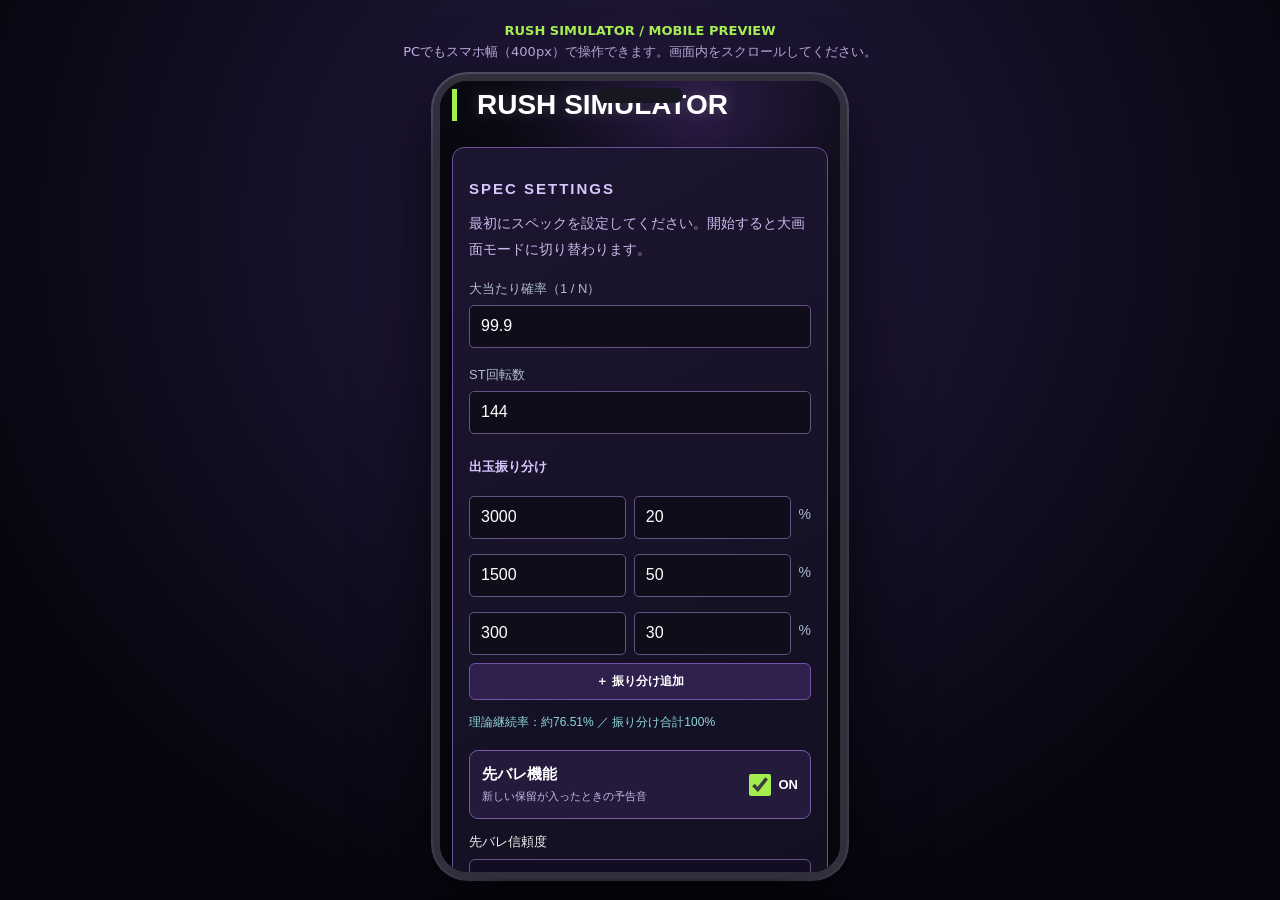
<file: index.html>
<!doctype html><html lang="ja"><head><meta charset="UTF-8"><meta name="viewport" content="width=device-width,initial-scale=1"><title>RUSH SIMULATOR | スマホプレビュー</title><style>
*{box-sizing:border-box}html,body{margin:0;min-height:100%;background:radial-gradient(circle at 50% 25%,#251b40,#070610 75%);color:#e9e1ff;font-family:system-ui,-apple-system,sans-serif}
.preview-page{min-height:100dvh;display:flex;align-items:center;justify-content:center;flex-direction:column;padding:16px;gap:12px}
.preview-info{font-size:13px;color:#c4b1e5;text-align:center;line-height:1.6}.preview-info strong{color:#a9f254}
.phone{width:414px;max-width:calc(100vw - 24px);height:min(844px,calc(100dvh - 95px));min-height:460px;border:7px solid #30303c;border-radius:35px;background:#080711;box-shadow:0 25px 75px #000b,0 0 0 2px #5c5872;overflow:hidden;position:relative}
.phone:before{content:'';position:absolute;z-index:3;top:7px;left:50%;transform:translateX(-50%);width:86px;height:15px;background:#171722;border-radius:12px;pointer-events:none}
.phone iframe{display:block;width:100%;height:100%;border:0;background:#080711}
@media(max-width:600px){.preview-page{display:none}}
</style><script>if(window.matchMedia('(max-width:600px)').matches){location.replace('app.html');}</script></head><body><div class="preview-page"><div class="preview-info"><strong>RUSH SIMULATOR / MOBILE PREVIEW</strong><br>PCでもスマホ幅（400px）で操作できます。画面内をスクロールしてください。</div><div class="phone"><iframe title="スマホサイズのRUSH SIMULATOR" src="app.html" allow="autoplay; fullscreen" loading="eager"></iframe></div></div></body></html>
</file>
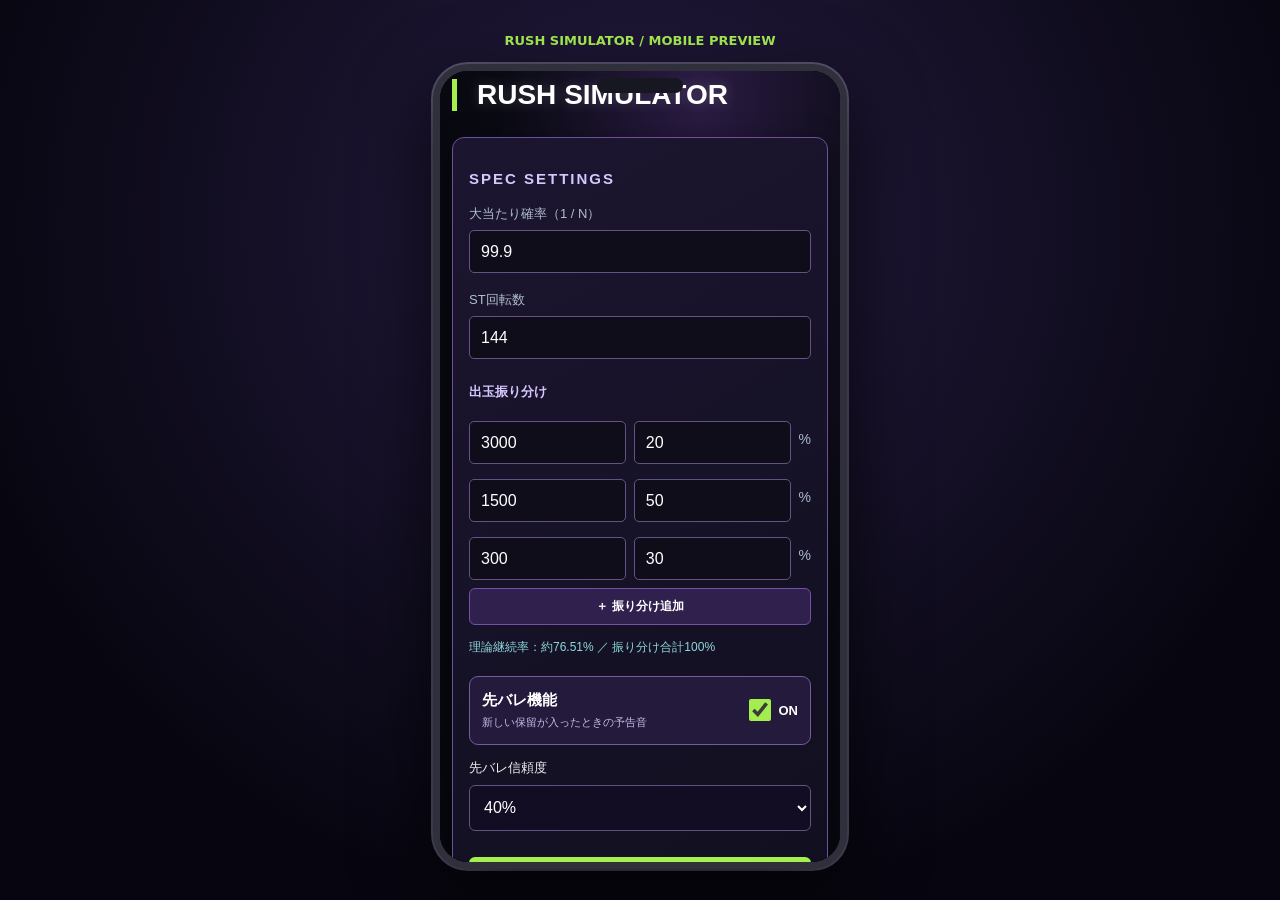
<file: rush-simulator/index.html>
<!doctype html><html lang="ja"><head><meta charset="UTF-8"><meta name="viewport" content="width=device-width,initial-scale=1"><title>RUSH SIMULATOR | スマホプレビュー</title><style>
*{box-sizing:border-box}html,body{margin:0;min-height:100%;background:radial-gradient(circle at 50% 25%,#251b40,#070610 75%);color:#e9e1ff;font-family:system-ui,-apple-system,sans-serif}
.preview-page{min-height:100dvh;display:flex;align-items:center;justify-content:center;flex-direction:column;padding:16px;gap:12px}
.preview-info{font-size:13px;color:#c4b1e5;text-align:center;line-height:1.6}.preview-info strong{color:#a9f254}
.phone{width:414px;max-width:calc(100vw - 24px);height:min(844px,calc(100dvh - 95px));min-height:460px;border:7px solid #30303c;border-radius:35px;background:#080711;box-shadow:0 25px 75px #000b,0 0 0 2px #5c5872;overflow:hidden;position:relative}
.phone:before{content:'';position:absolute;z-index:3;top:7px;left:50%;transform:translateX(-50%);width:86px;height:15px;background:#171722;border-radius:12px;pointer-events:none}
.phone iframe{display:block;width:100%;height:100%;border:0;background:#080711}
@media(max-width:600px){.preview-page{display:none}}
</style><script>if(window.matchMedia('(max-width:600px)').matches){location.replace('app.html');}</script></head><body><div class="preview-page"><div class="preview-info"><strong>RUSH SIMULATOR / MOBILE PREVIEW</strong><br></div><div class="phone"><iframe title="スマホサイズのRUSH SIMULATOR" src="app.html" allow="autoplay; fullscreen" loading="eager"></iframe></div></div></body></html>
</file>
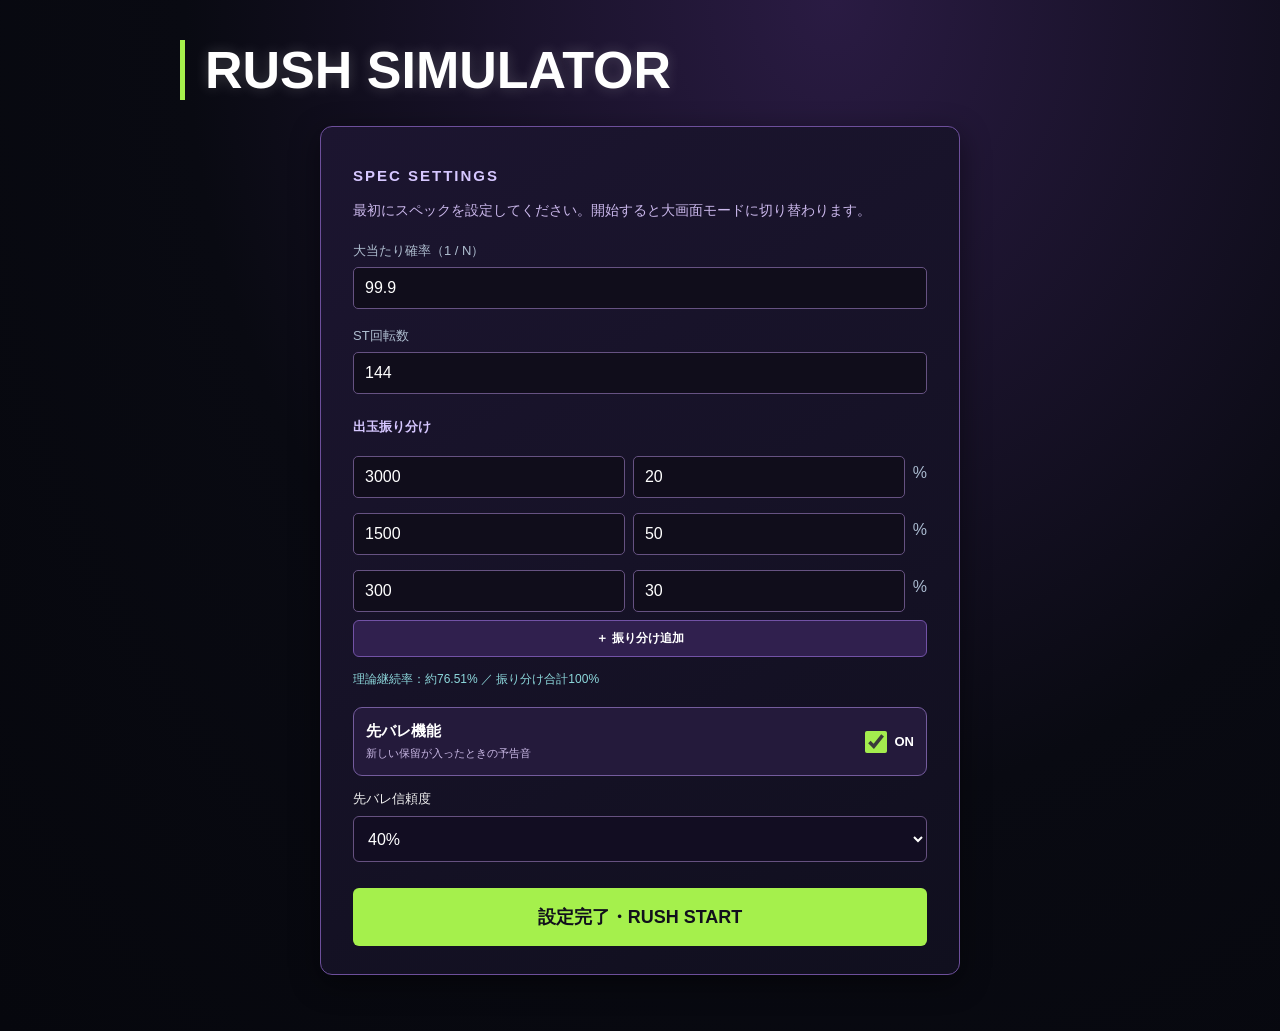
<file: app.html>
<!doctype html><html lang="ja"><head><meta charset="UTF-8"><meta name="viewport" content="width=device-width,initial-scale=1,viewport-fit=cover"><title>RUSH SIMULATOR | CLASSIC</title><link rel="stylesheet" href="style.css?v=45-iphone-audio"></head><body>
<main id="appRoot" class="setup-mode"><header><h1><span class="rush-word">RUSH</span> <span>SIMULATOR</span></h1></header>
<section class="layout"><aside class="panel" id="settingsPanel"><h2>SPEC SETTINGS</h2><p class="setup-intro">最初にスペックを設定してください。開始すると大画面モードに切り替わります。</p><label>大当たり確率（1 / N）<input id="denom" type="number" min="1" step=".1" value="99.9"></label><label>ST回転数<input id="spins" type="number" min="1" max="10000" value="144"></label><h3>出玉振り分け</h3><div id="payouts"><div class="row"><input aria-label="出玉" type="number" min="0" value="3000"><input aria-label="割合" type="number" min="0" value="20"><span>%</span></div><div class="row"><input aria-label="出玉" type="number" min="0" value="1500"><input aria-label="割合" type="number" min="0" value="50"><span>%</span></div><div class="row"><input aria-label="出玉" type="number" min="0" value="300"><input aria-label="割合" type="number" min="0" value="30"><span>%</span></div></div><button id="add" class="sub">＋ 振り分け追加</button><p id="specInfo" class="info"></p><p id="error" class="error" role="alert"></p><label class="prealert-setting" for="prealertEnabled"><span><strong>先バレ機能</strong><small>新しい保留が入ったときの予告音</small></span><span class="prealert-choice"><input type="checkbox" id="prealertEnabled" checked><span>ON</span></span></label><label class="prealert-rate">先バレ信頼度<select id="prealertRate"><option value="0.25">25%</option><option value="0.40" selected>40%</option><option value="0.99">99%</option></select></label><button id="start" class="primary">設定完了・RUSH START</button></aside>
<div class="machine" id="machine"><div class="theater-bar"><button id="backSettings" type="button">⚙ スペック設定に戻る</button><span>RUSH THEATER MODE</span><button id="fullScreen" type="button">⛶ 全画面表示</button></div><div class="status"><div><small>ROUND</small><strong id="chain">0</strong></div><div><small>TOTAL GET</small><strong id="total">0 <em>玉</em></strong></div><div><small>REMAIN</small><strong id="remain">---</strong></div></div><div id="screen" class="screen"><video id="rushBackground" class="rush-video-bg" src="rush-background.mp4" muted loop playsinline webkit-playsinline preload="metadata" aria-hidden="true" tabindex="-1"></video><div class="scan"></div><span id="mode" hidden>STANDBY</span>
<div class="hud hud-left rush-bottom-counter"><div class="hud-caption">残り</div><div class="hud-value"><span id="hudRemain">---</span><small>回転</small></div><div class="hud-foot">REMAINING SPINS</div></div>
<div class="hud hud-right"><div class="hud-caption">RUSH COUNT</div><div class="hud-value"><span id="hudChain">00</span><small>連</small></div></div>
<div class="hud hud-total" aria-live="polite"><div class="hud-value"><span id="hudTotal">0</span><small>玉</small></div></div><div class="hold-area rush-bottom-holds"><div class="hold-title">HOLD / 保留</div><div class="hold-lamps" id="holdLamps" aria-label="5個の保留"></div><div class="hold-note" id="holdNote">STANDBY</div></div><div id="message" class="message" hidden>READY</div><div class="digits reel-bank" aria-label="3桁の回転図柄"><div class="reel" id="reel1"><div class="reel-track" id="track1"><span id="d1">7</span></div></div><div class="reel" id="reel2"><div class="reel-track" id="track2"><span id="d2">7</span></div></div><div class="reel" id="reel3"><div class="reel-track" id="track3"><span id="d3">7</span></div></div></div><div id="submessage" class="submessage" hidden>設定して RUSH START</div><div id="flash" class="flash"></div></div><div class="controls"><button id="spin" disabled>1回転 消化</button><button id="auto" disabled>回転オート START</button><button id="instant" disabled>一括消化</button><button id="sound">SOUND: ON</button><button id="bgmToggle" type="button">BGM: ON</button></div><div class="auto-options"><label>自動消化速度 <select id="speed"><option value="800" selected>高速（約0.8秒）</option><option value="1200">やや高速（約1.2秒）</option><option value="2000">標準（約2秒）</option><option value="3000">ゆっくり（約3秒）</option><option value="5000">超ゆっくり（約5秒）</option></select></label><span id="progress">消化回転数：0</span></div><div class="hold-guide">保留期待度：白（通常）／青10%／緑30%／紫60%／赤80%／金90%／虹98% <small>※表示した色ごとの理論信頼度です（白は設定確率によって変動）。試行数が少ない場合、実績値にはばらつきがあります。</small></div><div class="history"><h3>変動履歴 <button id="clearHistory" class="sub">履歴を消去</button></h3><div id="historyLog" aria-live="off">RUSHを開始すると履歴が表示されます。</div></div><div class="result" id="result">最高記録：<span id="best">0玉 / 0連</span></div></div></section></main><script src="script.js?v=45-iphone-audio"></script></body></html>
</file>
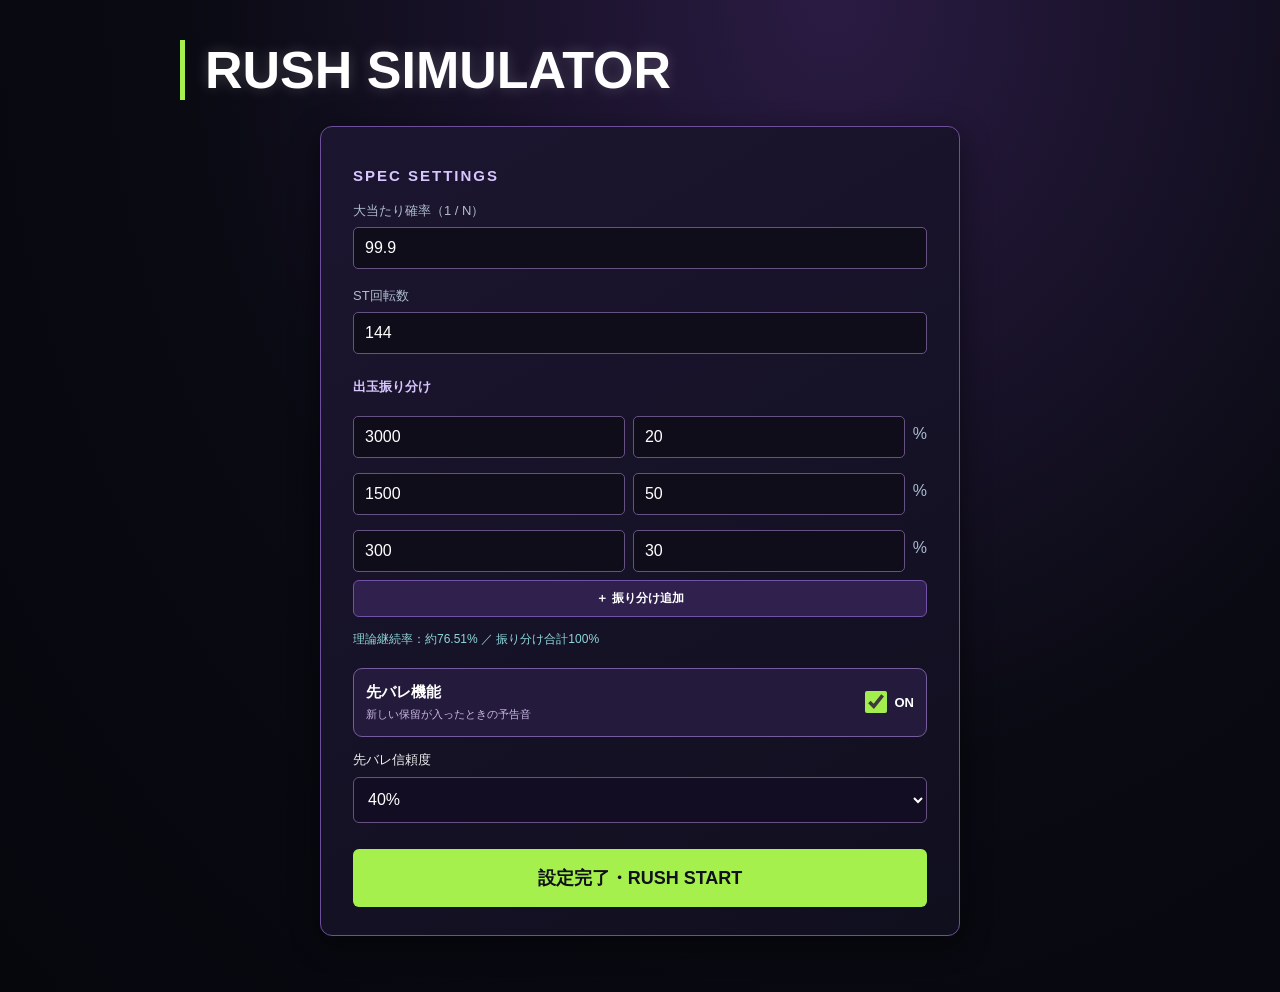
<file: rush-simulator/app.html>
<!doctype html><html lang="ja"><head><meta charset="UTF-8"><meta name="viewport" content="width=device-width,initial-scale=1,viewport-fit=cover"><title>RUSH SIMULATOR | CLASSIC</title><link rel="stylesheet" href="style.css?v=46-mobile-fullscreen"></head><body>
<main id="appRoot" class="setup-mode"><header><h1><span class="rush-word">RUSH</span> <span>SIMULATOR</span></h1></header>
<section class="layout"><aside class="panel" id="settingsPanel"><h2>SPEC SETTINGS</h2><label>大当たり確率（1 / N）<input id="denom" type="number" min="1" step=".1" value="99.9"></label><label>ST回転数<input id="spins" type="number" min="1" max="10000" value="144"></label><h3>出玉振り分け</h3><div id="payouts"><div class="row"><input aria-label="出玉" type="number" min="0" value="3000"><input aria-label="割合" type="number" min="0" value="20"><span>%</span></div><div class="row"><input aria-label="出玉" type="number" min="0" value="1500"><input aria-label="割合" type="number" min="0" value="50"><span>%</span></div><div class="row"><input aria-label="出玉" type="number" min="0" value="300"><input aria-label="割合" type="number" min="0" value="30"><span>%</span></div></div><button id="add" class="sub">＋ 振り分け追加</button><p id="specInfo" class="info"></p><p id="error" class="error" role="alert"></p><label class="prealert-setting" for="prealertEnabled"><span><strong>先バレ機能</strong><small>新しい保留が入ったときの予告音</small></span><span class="prealert-choice"><input type="checkbox" id="prealertEnabled" checked><span>ON</span></span></label><label class="prealert-rate">先バレ信頼度<select id="prealertRate"><option value="0.25">25%</option><option value="0.40" selected>40%</option><option value="0.99">99%</option></select></label><button id="start" class="primary">設定完了・RUSH START</button></aside>
<div class="machine" id="machine"><div class="theater-bar"><button id="backSettings" type="button">⚙ スペック設定に戻る</button><span>RUSH THEATER MODE</span><button id="fullScreen" type="button">⛶ 全画面表示</button></div><div class="status"><div><small>ROUND</small><strong id="chain">0</strong></div><div><small>TOTAL GET</small><strong id="total">0 <em>玉</em></strong></div><div><small>REMAIN</small><strong id="remain">---</strong></div></div><div id="screen" class="screen"><video id="rushBackground" class="rush-video-bg" src="rush-background.mp4" muted loop playsinline webkit-playsinline preload="metadata" aria-hidden="true" tabindex="-1"></video><div class="scan"></div><span id="mode" hidden>STANDBY</span>
<div class="hud hud-left rush-bottom-counter"><div class="hud-caption">残り</div><div class="hud-value"><span id="hudRemain">---</span><small>回転</small></div><div class="hud-foot">REMAINING SPINS</div></div>
<div class="hud hud-right"><div class="hud-caption">RUSH COUNT</div><div class="hud-value"><span id="hudChain">00</span><small>連</small></div></div>
<div class="hud hud-total" aria-live="polite"><div class="hud-value"><span id="hudTotal">0</span><small>玉</small></div></div><div class="hold-area rush-bottom-holds"><div class="hold-title">HOLD / 保留</div><div class="hold-lamps" id="holdLamps" aria-label="5個の保留"></div><div class="hold-note" id="holdNote">STANDBY</div></div><div id="message" class="message" hidden>READY</div><div class="digits reel-bank" aria-label="3桁の回転図柄"><div class="reel" id="reel1"><div class="reel-track" id="track1"><span id="d1">7</span></div></div><div class="reel" id="reel2"><div class="reel-track" id="track2"><span id="d2">7</span></div></div><div class="reel" id="reel3"><div class="reel-track" id="track3"><span id="d3">7</span></div></div></div><div id="submessage" class="submessage" hidden>設定して RUSH START</div><div id="flash" class="flash"></div></div><div class="controls"><button id="spin" disabled>1回転 消化</button><button id="auto" disabled>回転オート START</button><button id="instant" disabled>一括消化</button><button id="sound">SOUND: ON</button><button id="bgmToggle" type="button">BGM: ON</button></div><div class="auto-options"><label>自動消化速度 <select id="speed"><option value="800" selected>高速（約0.8秒）</option><option value="1200">やや高速（約1.2秒）</option><option value="2000">標準（約2秒）</option><option value="3000">ゆっくり（約3秒）</option><option value="5000">超ゆっくり（約5秒）</option></select></label><span id="progress">消化回転数：0</span></div><div class="hold-guide">保留期待度：白（通常）／青10%／緑30%／紫60%／赤80%／金90%／虹98% </div><div class="history"><h3>変動履歴 <button id="clearHistory" class="sub">履歴を消去</button></h3><div id="historyLog" aria-live="off">RUSHを開始すると履歴が表示されます。</div></div><div class="result" id="result">最高記録：<span id="best">0玉 / 0連</span></div></div></section></main><script src="script.js?v=46-mobile-fullscreen"></script></body></html>
</file>
<file: style.css>
*{box-sizing:border-box}body{margin:0;background:#080e18;color:#eaf2ff;font-family:Arial,"Noto Sans JP",sans-serif}main{max-width:1240px;margin:auto;padding:32px 20px}header{margin-bottom:26px}.eyebrow{font-size:12px;letter-spacing:4px;color:#68b8dc}h1{font-size:clamp(28px,5vw,52px);margin:8px 0}h1 span{color:#c6a766}header p,footer{color:#8797aa;font-size:13px}.layout{display:grid;grid-template-columns:310px 1fr;gap:22px}.panel,.machine{border:1px solid #28384d;border-radius:12px;background:#101b2b;padding:22px}.panel h2{font-size:15px;letter-spacing:2px;color:#b6cde3}.panel h3{font-size:13px;margin-top:24px}label{display:block;font-size:13px;color:#afbed0;margin:18px 0}input{width:100%;padding:11px;margin-top:7px;background:#07111e;border:1px solid #40536a;border-radius:5px;color:white;font-size:16px}.row{display:flex;gap:8px;align-items:center;margin:8px 0}.row input{min-width:0}.row span{color:#aabbd0}button{border:1px solid #58708c;border-radius:6px;padding:13px 15px;background:#1b314b;color:white;font-weight:700;cursor:pointer}button:hover:not(:disabled){filter:brightness(1.2)}button:disabled{opacity:.35;cursor:not-allowed}.primary{width:100%;background:#b39555;color:#08121c;border:0;margin-top:15px}.sub{width:100%;padding:9px;font-size:12px}.info{font-size:12px;color:#8dd8dc;line-height:1.7}.error{font-size:12px;color:#ff9999}.status{display:flex;justify-content:space-around;text-align:center;gap:12px;margin-bottom:16px}.status small{display:block;color:#839db5;font-size:10px;letter-spacing:2px;margin-bottom:7px}.status strong{font-size:clamp(19px,3vw,30px);font-variant-numeric:tabular-nums}.status em{font-size:12px;font-style:normal}.screen{height:390px;position:relative;overflow:hidden;background:radial-gradient(ellipse at center,#1c3951 0%,#0a1b2d 55%,#050c17 100%);border:8px solid #26364b;outline:1px solid #63788e;display:flex;flex-direction:column;align-items:center;justify-content:center;box-shadow:inset 0 0 70px #020811}.screen:before,.screen:after{content:"";position:absolute;width:150%;height:1px;background:#356180;opacity:.45;transform:rotate(-22deg)}.screen:before{top:28%}.screen:after{bottom:24%}.scan{position:absolute;inset:0;background:repeating-linear-gradient(transparent 0px,transparent 4px,#0002 5px);pointer-events:none}.screenTop{position:absolute;top:17px;left:18px;right:18px;display:flex;justify-content:space-between;color:#7ea3bb;font-size:11px;letter-spacing:3px}.message{color:#c7e7f5;font-size:20px;letter-spacing:8px;z-index:1;min-height:32px}.digits{display:flex;gap:clamp(9px,3vw,30px);margin:20px 0;z-index:1}.digits span{font-family:Georgia,serif;font-size:clamp(75px,11vw,142px);font-weight:bold;color:#f4f7fb;text-shadow:0 0 15px #6d9bc4,3px 5px #13263c;line-height:1}.digits.reach span:first-child,.digits.reach span:last-child{color:#d5ba70;text-shadow:0 0 18px #e3ad46}.digits.win span{color:#ffdd83;text-shadow:0 0 25px #ffe08e}.submessage{z-index:1;color:#88b3c9;font-size:12px;letter-spacing:3px}.flash{position:absolute;inset:0;pointer-events:none;opacity:0;background:white}.flash.on{animation:flash .6s ease-out}@keyframes flash{0%{opacity:.85}100%{opacity:0}}.controls{display:flex;gap:10px;margin-top:18px;flex-wrap:wrap}.controls button{flex:1}.result{margin-top:16px;color:#9db2c5;font-size:13px}.result strong{color:#edcf82}.error:not(:empty){padding:8px;background:#4a2020}footer{margin-top:28px;text-align:center}@media(max-width:800px){.layout{grid-template-columns:1fr}.screen{height:320px}.panel{order:2}.machine{order:1;padding:12px}.controls button{min-width:120px}.digits span{font-size:clamp(70px,16vw,110px)}}
.auto-options{display:flex;align-items:center;justify-content:space-between;gap:12px;flex-wrap:wrap;margin-top:12px;color:#a7bdd1;font-size:13px}.auto-options label{margin:0}.auto-options select{display:block;margin-top:6px;background:#091524;border:1px solid #536b85;border-radius:5px;color:white;padding:9px}.history{margin-top:16px;border-top:1px solid #30425a;padding-top:8px}.history h3{display:flex;align-items:center;justify-content:space-between;font-size:14px;color:#b6cde3}.history .sub{width:auto}.history #historyLog{height:160px;overflow-y:auto;background:#07111e;padding:10px;border:1px solid #30425a;border-radius:6px;font-size:12px;line-height:1.9;color:#9db4c8}.history .hit{color:#f1d183;font-weight:bold}.history .miss{color:#a0b4c8}#auto.running{background:#a34b4b}
/* Tactical monitor visual theme: original, not licensed artwork */
:root{--violet:#7551b9;--lime:#a5f04c;--deep:#0b0815}body{background:radial-gradient(ellipse at 65% 0%,#2a1b43 0%,#090a12 55%,#06070d 100%);color:#f0ebfa}header{border-left:5px solid var(--lime);padding-left:20px}.eyebrow{color:var(--lime);font-weight:bold}h1 span{color:var(--lime);text-shadow:0 0 18px #77ed5b55}.panel,.machine{background:linear-gradient(150deg,#1c1530,#100f1e);border:1px solid #6d4f9b;box-shadow:0 8px 30px #0007}.panel h2,.panel h3{color:#d6c7ff}input,.auto-options select{background:#100d1b;border:1px solid #665282}.primary{background:var(--lime);color:#11101c}.sub,button{background:#30204e;border-color:#7252a6}.screen{background:radial-gradient(ellipse at center,#31224f 0%,#16102a 55%,#090913 100%);border:9px solid #50367b;outline:2px solid #a3ef50;box-shadow:inset 0 0 90px #000b,0 0 30px #694ab044}.screen:before,.screen:after{background:#a5f04c}.screenTop{color:var(--lime)}.warning-mark{position:absolute;bottom:13px;right:16px;font:700 11px monospace;color:#a5f04c99;letter-spacing:2px}.message{color:var(--lime);text-shadow:0 0 12px #8aff6066}.digits span{color:#f8f3ff;text-shadow:0 0 14px #b989ff,4px 5px #2c1b48;-webkit-text-stroke:1px #a582d7}.digits.win span{color:#e9ff9d;text-shadow:0 0 22px #a5f04c}.digits.reach span:first-child,.digits.reach span:last-child{color:#c9ff8c}.history #historyLog{background:#0b0917;border-color:#60468c}.history .hit{color:var(--lime)}.status small{color:#bca5de}.status strong{color:#f2f1ff}.auto-options select{min-width:195px}#auto.running{background:#703044}@media(max-width:800px){.screen{height:350px}}

/* Ver.7 — original tactical ST monitor inspired by tense arcade layouts */
h1 .rush-word{color:#a66aff!important;text-shadow:0 0 18px #8e44ff80}
.screen{background:radial-gradient(ellipse at 50% 60%,#34275d 0%,#141637 46%,#080d1c 100%);min-height:430px}
.screen:before{content:"";position:absolute;inset:0;background:linear-gradient(125deg,transparent 25%,#b8a5ff0d 26%,transparent 28%),repeating-linear-gradient(90deg,transparent 0 64px,#8c76bd12 65px 66px);width:auto;height:auto;transform:none;top:0}
.screen:after{content:"";position:absolute;left:-10%;right:-10%;bottom:12%;height:35%;background:linear-gradient(transparent,#0d173a9c);transform:none;width:auto}
.screenTop{z-index:3}.warning-mark{z-index:3}
.hud{position:absolute;top:58px;z-index:4;min-width:128px;padding:10px 12px 9px;background:linear-gradient(110deg,#0b0d25e8,#251a48d9);border:1px solid #9572dc;box-shadow:0 0 0 2px #13132b,0 0 16px #8b5ce54a;clip-path:polygon(0 0,93% 0,100% 16%,100% 100%,7% 100%,0 84%)}
.hud-left{left:16px}.hud-right{right:16px;text-align:right;border-color:#c6a057;background:linear-gradient(110deg,#2b2144e8,#11162be8)}
.hud-caption{font-size:10px;letter-spacing:2px;color:#c8b0ff;font-weight:800}
.hud-right .hud-caption{color:#ffe19b}
.hud-value{display:flex;align-items:baseline;gap:5px;color:white;font-size:clamp(32px,5vw,55px);font-weight:900;font-variant-numeric:tabular-nums;text-shadow:0 2px 1px #000,0 0 15px #9c80ff}
.hud-right .hud-value{justify-content:flex-end;text-shadow:0 2px 1px #000,0 0 15px #e8c168}
.hud-value small{font-size:13px}.hud-foot{font-size:9px;color:#9e9ab8;letter-spacing:1px}
.screen .message{position:relative;z-index:3;margin-top:80px}
.screen .digits{position:relative;z-index:3}
.screen .submessage{position:relative;z-index:3}
.hold-area{position:absolute;bottom:12px;left:50%;transform:translateX(-50%);z-index:5;text-align:center;padding:7px 19px 8px;background:#070c1edb;border:1px solid #7653bd;border-radius:9px;box-shadow:0 0 16px #6d4aba55;white-space:nowrap}
.hold-title{font-size:10px;letter-spacing:3px;color:#c6b5e8}
.hold-lamps{display:flex;justify-content:center;gap:12px;margin:7px 0}
.hold-lamps span{width:16px;height:16px;display:block;transform:rotate(45deg);border:2px solid #755e9e;background:#161b32;box-shadow:inset 0 0 5px #000}
.hold-lamps span.lit{background:#9bf833;border-color:#d2ff8c;box-shadow:0 0 13px #8cff40,inset 0 0 4px #fff}
.hold-lamps span.current{background:#ffbf51;border-color:#ffe7a2;box-shadow:0 0 13px #ffc650}
.hold-note{font-size:9px;color:#9db3c8;letter-spacing:1px}
@media(max-width:650px){.screen{min-height:395px}.hud{top:52px;min-width:100px;padding:8px}.hud-left{left:6px}.hud-right{right:6px}.hud-value{font-size:32px}.hud-caption{font-size:8px}.hud-foot{font-size:7px}.screen .message{margin-top:95px}.hold-area{bottom:8px}.screen .digits span{font-size:clamp(65px,17vw,105px)}}

.hold-area{min-width:290px;bottom:10px}
.hold-lamps{display:flex;justify-content:center;align-items:center;gap:14px;min-height:42px}
.hold-lamps .hold-orb{display:block;flex:0 0 24px;width:24px;height:24px;border-radius:50%;transform:none;background:radial-gradient(circle at 30% 20%,white,#c3c6d0 50%,#687082);border:2px solid #eee;box-shadow:0 0 9px #fff9;animation:enterHold .26s ease-out}
.hold-lamps .hold-orb.next{outline:1px solid #cda5ff;outline-offset:4px}
.hold-lamps .hold-orb.blue{background:radial-gradient(circle at 30% 20%,#fff,#3299ff 50%,#063a91);box-shadow:0 0 13px #319dff}
.hold-lamps .hold-orb.green{background:radial-gradient(circle at 30% 20%,#fff,#56f05d 50%,#106927);box-shadow:0 0 13px #56f05d}
.hold-lamps .hold-orb.purple{background:radial-gradient(circle at 30% 20%,#fff,#ad5aff 50%,#4b078e);box-shadow:0 0 15px #ae57ff}
.hold-lamps .hold-orb.red{background:radial-gradient(circle at 30% 20%,#fff,#ff354d 50%,#890b24);box-shadow:0 0 16px #ff3555}
.hold-lamps .hold-orb.gold{background:radial-gradient(circle at 30% 20%,#fff,#ffd34a 50%,#a56905);box-shadow:0 0 18px #ffd34a}
.hold-lamps .hold-orb.rainbow{background:conic-gradient(#ff4455,#ffe34b,#49ed67,#45ddff,#a05aff,#ff4455);box-shadow:0 0 20px #fff;animation:rainbowGlow 1s infinite}
.hold-lamps .hold-orb.empty{background:#20263b;border:1px dashed #505c7b;box-shadow:none;opacity:.35}
.hold-lamps .hold-orb.consuming{animation:consumeHold .24s forwards}
@keyframes consumeHold{to{transform:translateX(-28px) scale(.2);opacity:0}}
@keyframes enterHold{from{transform:translateX(22px) scale(.6);opacity:.2}to{transform:none;opacity:1}}
@keyframes rainbowGlow{50%{filter:brightness(1.7)}}
.hold-guide{padding:12px;margin-top:14px;border:1px solid #65518b;border-radius:8px;background:#100e27;color:#d8c6f0;font-size:12px;line-height:1.8}
.hold-guide small{display:block;color:#aa9bbf}
@media(max-width:650px){.hold-area{min-width:260px}.hold-lamps{gap:11px}}

/* rightmost hold is next to be consumed */
.hold-lamps{flex-direction:row-reverse}

/* v9: clear symbols, compact bottom-left ST counter, five industrial hold cubes */
.screen{min-height:470px}
.screen .digits{margin:0 0 20px;gap:clamp(10px,3vw,34px);transform:translateY(-5px)}
.screen .digits span{font-size:clamp(84px,13vw,164px);line-height:1.08;min-width:.65em;text-align:center}
.screen .message{margin-top:8px;font-size:15px;letter-spacing:5px}
.screen .submessage{font-size:12px}
.hud-left{top:auto!important;bottom:18px!important;left:13px!important;min-width:125px;padding:9px 13px;background:linear-gradient(135deg,#080b1f,#2b234c);border:2px solid #b1a6cd;clip-path:polygon(0 8%,14% 0,100% 0,100% 91%,85% 100%,0 100%);box-shadow:0 0 12px #b7a1ff66}
.hud-left .hud-value{font-family:Georgia,serif;font-size:48px;color:#fff;text-shadow:2px 2px #060414,0 0 14px #b39cff}
.hud-right{top:56px!important;right:13px!important}
.hold-area{bottom:14px;left:57%;transform:translateX(-50%);padding:8px 12px;min-width:270px;background:#080b1caa;border:0;box-shadow:none}
.hold-lamps{gap:9px;min-height:45px}
.hold-lamps .hold-orb{width:37px;height:34px;flex:0 0 37px;border-radius:4px;transform:perspective(90px) rotateX(-12deg) rotateY(-12deg);clip-path:polygon(18% 0,83% 0,100% 22%,100% 85%,83% 100%,15% 100%,0 78%,0 20%);border:3px solid #d3bd65!important;background:repeating-linear-gradient(135deg,#f6ca1e 0 7px,#25200a 7px 13px)!important;box-shadow:inset 0 0 0 3px #0e0c0d,0 0 10px #f8c32b88!important;animation:enterHold .28s ease-out}
.hold-lamps .hold-orb:after{content:"HOLD";display:block;position:relative;top:7px;text-align:center;font:bold 9px Arial;color:#fff;text-shadow:1px 1px #000,-1px -1px #000;letter-spacing:0}
.hold-lamps .hold-orb.white{filter:saturate(.5)}
.hold-lamps .hold-orb.blue{filter:hue-rotate(155deg) saturate(1.8)}
.hold-lamps .hold-orb.green{filter:hue-rotate(75deg) saturate(1.5)}
.hold-lamps .hold-orb.purple{filter:hue-rotate(210deg) saturate(1.6)}
.hold-lamps .hold-orb.red{filter:hue-rotate(300deg) saturate(1.6)}
.hold-lamps .hold-orb.gold{filter:brightness(1.3)}
.hold-lamps .hold-orb.rainbow{background:conic-gradient(#ff4545,#ffe34b,#4fe876,#3fd7ff,#a85cff,#ff4545)!important;filter:none;animation:rainbowGlow 1s infinite}
.hold-lamps .hold-orb.empty{background:#17172b!important;border:2px solid #393449!important;opacity:.35;box-shadow:none!important}
.hold-lamps .hold-orb.empty:after{content:""}
.hold-lamps .hold-orb.consuming{animation:consumeHold .24s forwards}
@media(max-width:720px){.screen{min-height:440px}.screen .digits span{font-size:clamp(65px,16vw,110px)}.hud-left{bottom:14px!important;left:4px!important;min-width:90px;padding:5px 7px}.hud-left .hud-value{font-size:33px}.hold-area{left:63%;min-width:205px;padding:5px}.hold-lamps{gap:5px}.hold-lamps .hold-orb{width:29px;height:28px;flex-basis:29px}.hold-lamps .hold-orb:after{font-size:7px;top:6px}.hud-right{top:48px!important}}

/* Ver.10: bottom-aligned, borderless, right-to-left hold queue */
.screen .hold-area{bottom:0px!important;left:56%!important;transform:translateX(-50%)!important;background:transparent!important;border:0!important;box-shadow:none!important;outline:0!important;border-radius:0!important;padding:0 8px 4px!important;min-width:0!important;width:max-content!important;z-index:8!important}
.screen .hold-title,.screen .hold-note{display:none!important}
.screen .hold-lamps{display:flex!important;gap:11px!important;justify-content:center!important;align-items:center!important;margin:0!important;padding:0!important;background:transparent!important;border:0!important;box-shadow:none!important}
.screen .hold-orb.consuming{animation:consumeRight .24s ease-in forwards!important}
@keyframes consumeRight{0%{transform:scale(1);opacity:1}50%{transform:translateY(-12px) scale(1.25);opacity:1}100%{transform:translateY(-25px) scale(.1);opacity:0}}
@media(max-width:720px){.screen .hold-area{left:63%!important}.screen .hold-lamps{gap:5px!important}}

/* Ver.11: move ST remaining counter to the lower-left corner */
.screen .hud.hud-left {
  position: absolute !important;
  top: auto !important;
  right: auto !important;
  bottom: 12px !important;
  left: 12px !important;
  z-index: 12 !important;
  transform: none !important;
  margin: 0 !important;
}
/* Keep the hold row away from the bottom-left counter. */
.screen .hold-area {
  position: absolute !important;
  top: auto !important;
  bottom: 4px !important;
  left: 63% !important;
  transform: translateX(-50%) !important;
  background: transparent !important;
  border: 0 !important;
  box-shadow: none !important;
  outline: 0 !important;
  padding: 0 4px 5px !important;
  width: max-content !important;
  min-width: 0 !important;
}
.screen .hold-title,.screen .hold-note {display:none!important;}
.screen .hold-lamps {gap: 12px !important; flex-direction:row !important;}
/* Rightmost hold is the next to be consumed. */
.screen .hold-lamps .hold-orb.next {
  transform: perspective(90px) rotateX(-12deg) rotateY(-12deg) scale(1.24) !important;
  transform-origin:center bottom;
  z-index:4;
  outline: 2px solid #f6e2a7 !important;
  outline-offset: 3px;
  box-shadow: 0 0 22px #c69cff, 0 0 12px #fff8 !important;
  animation: nextHoldGlow 1.3s ease-in-out infinite alternate;
}
@keyframes nextHoldGlow {
  from {filter:brightness(1);}
  to {filter:brightness(1.35);}
}
.screen .hold-lamps .hold-orb.consuming {
  animation: consumeRight .24s ease-in forwards !important;
}
@keyframes consumeRight {
  0% {opacity:1;transform:scale(1.24);}
  100% {opacity:0;transform:translateY(-26px) scale(.15);}
}
@media(max-width:720px) {
  .screen .hud.hud-left {bottom:9px!important;left:5px!important;}
  .screen .hold-area {left:67%!important;bottom:5px!important;}
  .screen .hold-lamps {gap:6px!important;}
  .screen .hold-lamps .hold-orb.next {transform:scale(1.14)!important;}
}

/* === V12: unambiguous final layout overrides === */
#screen.screen { position:relative; min-height:520px; }
#screen .rush-bottom-counter {
 position:absolute!important;
 inset:auto auto 12px 12px!important;
 top:unset!important;right:unset!important;bottom:12px!important;left:12px!important;
 margin:0!important;translate:none!important;transform:none!important;
 z-index:30!important;
}
#screen .rush-bottom-holds {
 position:absolute!important;
 inset:auto 14px 6px auto!important;
 top:unset!important;left:unset!important;right:14px!important;bottom:6px!important;
 transform:none!important;translate:none!important;
 width:auto!important;min-width:0!important;
 padding:0!important;margin:0!important;
 background:none!important;border:0!important;box-shadow:none!important;
 z-index:29!important;
}
#screen .rush-bottom-holds .hold-title,
#screen .rush-bottom-holds .hold-note {display:none!important}
#screen .rush-bottom-holds .hold-lamps {
 display:flex!important;flex-direction:row!important;
 align-items:flex-end!important;gap:12px!important;
 padding:9px 6px!important;margin:0!important;
}
#screen .rush-bottom-holds .hold-orb {
 flex:0 0 33px!important;width:33px!important;height:32px!important;
 position:relative!important;transition:filter .2s!important;
}
#screen .rush-bottom-holds .hold-orb.next:not(.consuming) {
 flex-basis:46px!important;width:46px!important;height:45px!important;
 transform:none!important;scale:1!important;
 border:3px solid #f4dd99!important;
 outline:2px solid #fff0b0!important;outline-offset:2px!important;
 box-shadow:0 0 16px 5px #f7d97f99,inset 0 0 5px #fff8!important;
 filter:brightness(1.2)!important;
 animation:holdFocusV12 1.2s ease-in-out infinite alternate!important;
}
#screen .rush-bottom-holds .hold-orb.next:after {font-size:11px!important;top:11px!important;}
@keyframes holdFocusV12 {from{filter:brightness(1)!important}to{filter:brightness(1.55)!important}}
#screen .digits {position:absolute!important;top:44%!important;left:50%!important;transform:translate(-50%,-50%)!important;margin:0!important;z-index:5!important;}
#screen .message {position:absolute!important;top:21%!important;left:50%!important;transform:translateX(-50%)!important;margin:0!important;z-index:5!important;}
#screen .submessage {position:absolute!important;top:70%!important;left:50%!important;transform:translateX(-50%)!important;z-index:5!important;white-space:nowrap;}
@media(max-width:750px) {
 #screen.screen {min-height:470px!important;}
 #screen .rush-bottom-counter {left:4px!important;bottom:9px!important;min-width:85px!important;}
 #screen .rush-bottom-holds {right:4px!important;bottom:5px!important;}
 #screen .rush-bottom-holds .hold-lamps {gap:5px!important;padding:5px 2px!important;}
 #screen .rush-bottom-holds .hold-orb {width:25px!important;height:25px!important;flex-basis:25px!important;}
 #screen .rush-bottom-holds .hold-orb.next:not(.consuming) {width:35px!important;height:35px!important;flex-basis:35px!important;}
 #screen .rush-bottom-holds .hold-orb.next:after {font-size:8px!important;top:8px!important;}
 #screen .digits {top:45%!important;}
}

/* V13 unmistakable positioning and highlight */
#screen > .rush-bottom-counter {top:auto!important;bottom:12px!important;left:12px!important;right:auto!important;position:absolute!important;transform:none!important;}
#screen > .rush-bottom-holds {top:auto!important;bottom:8px!important;left:auto!important;right:18px!important;position:absolute!important;transform:none!important;background:transparent!important;border:none!important;box-shadow:none!important;}
#screen #holdLamps .hold-orb.next {width:55px!important;height:53px!important;flex:0 0 55px!important;outline:3px solid #ffe7a1!important;outline-offset:3px!important;box-shadow:0 0 22px 8px #e2bc6588!important;transform:none!important;animation:holdFocusV12 1.2s ease-in-out infinite alternate!important;}
#screen .hold-note,#screen .hold-title {display:none!important;}
@media(max-width:650px){#screen #holdLamps .hold-orb.next{width:38px!important;height:37px!important;flex-basis:38px!important;}#screen > .rush-bottom-counter{left:5px!important;bottom:8px!important;}#screen > .rush-bottom-holds{right:5px!important;bottom:6px!important;}}

/* V14: centered, larger circular holds; new holds enter on right, consumed on left. */
#screen > .rush-bottom-holds {
  position:absolute!important;top:auto!important;bottom:9px!important;
  left:62%!important;right:auto!important;transform:translateX(-50%)!important;
  width:max-content!important;background:none!important;border:0!important;
  box-shadow:none!important;clip-path:none!important;z-index:29!important;
}
#screen #holdLamps {display:flex!important;flex-direction:row!important;align-items:center!important;justify-content:center!important;gap:13px!important;padding:8px 4px!important;}
#screen #holdLamps .hold-orb,
#screen #holdLamps .hold-orb.next:not(.consuming) {
  display:block!important;position:relative!important;box-sizing:border-box!important;
  width:43px!important;height:43px!important;flex:0 0 43px!important;
  border-radius:50%!important;clip-path:none!important;
  transform:none!important;rotate:none!important;
  border:2px solid #d9d3ec!important;
  background:radial-gradient(circle at 32% 25%,#fff 0%,#d9d8e8 28%,#77748f 70%,#2d2943 100%)!important;
  box-shadow:inset -3px -5px 7px #1a152caa,0 0 13px #e0d2ff88!important;
  outline:none!important;animation:none!important;
}
#screen #holdLamps .hold-orb:after {content:none!important;display:none!important;}
#screen #holdLamps .hold-orb.blue {background:radial-gradient(circle at 32% 25%,#fff,#46b4ff 45%,#0c3a9a 100%)!important;}
#screen #holdLamps .hold-orb.green {background:radial-gradient(circle at 32% 25%,#fff,#55ec76 45%,#0c6834 100%)!important;}
#screen #holdLamps .hold-orb.purple {background:radial-gradient(circle at 32% 25%,#fff,#c274ff 45%,#5a1895 100%)!important;}
#screen #holdLamps .hold-orb.red {background:radial-gradient(circle at 32% 25%,#fff,#ff5a75 45%,#90112d 100%)!important;}
#screen #holdLamps .hold-orb.gold {background:radial-gradient(circle at 32% 25%,#fff,#ffe36c 45%,#ad6c05 100%)!important;}
#screen #holdLamps .hold-orb.rainbow {background:conic-gradient(#ff4a5b,#ffd64a,#5df16b,#42d6ff,#a16dff,#ff4a5b)!important;}
#screen #holdLamps .hold-orb.empty {opacity:.2!important;background:#38314d!important;border:1px dashed #7c709e!important;box-shadow:none!important;}
#screen #holdLamps .hold-orb.next:not(.consuming) {
  width:57px!important;height:57px!important;flex:0 0 57px!important;
  border:3px solid #fff1bd!important;outline:2px solid #ffd37a!important;outline-offset:2px!important;
  box-shadow:inset -3px -5px 7px #1a152caa,0 0 18px 5px #f4d47a99!important;
  animation:v14Pulse 1.1s ease-in-out infinite alternate!important;
}
@keyframes v14Pulse {from{filter:brightness(1)}to{filter:brightness(1.35)}}
#screen #holdLamps .hold-orb.consuming {animation:v14Consume .24s ease-in forwards!important;}
@keyframes v14Consume {to{opacity:0;transform:translateY(-24px) scale(.25)!important;}}
@media(max-width:750px){
 #screen > .rush-bottom-holds{left:65%!important;bottom:6px!important;}
 #screen #holdLamps{gap:7px!important;}
 #screen #holdLamps .hold-orb{width:30px!important;height:30px!important;flex-basis:30px!important;}
 #screen #holdLamps .hold-orb.next:not(.consuming){width:42px!important;height:42px!important;flex-basis:42px!important;}
}

/* Ver.15: three independent, vertically scrolling slot reels */
#screen .digits.reel-bank {
 display:flex!important;align-items:center!important;justify-content:center!important;
 gap:clamp(8px,1.6vw,24px)!important;
 width:min(94%,580px)!important;
 top:49%!important;
}
#screen .reel {
 width:clamp(74px,10vw,128px);
 height:clamp(110px,13vw,160px);
 position:relative;
 overflow:hidden;
 border-radius:10px;
 background:linear-gradient(90deg,rgba(25,14,57,.26),rgba(90,52,146,.07),rgba(25,14,57,.26));
 box-shadow:inset 0 10px 16px #08051b88,inset 0 -10px 16px #08051b88;
}
#screen .reel-track {
 position:absolute;left:0;right:0;top:0;
 display:flex;flex-direction:column;
 will-change:transform;
}
#screen .reel-track span {
 width:100%;height:clamp(110px,13vw,160px);
 display:flex;align-items:center;justify-content:center;
 font-family:Georgia,"Times New Roman",serif;
 font-size:clamp(90px,11vw,142px);
 line-height:1;
 font-weight:700;
 color:#fff9ff;
 text-shadow:0 0 5px #fff,0 0 12px #bd6cff,0 0 26px #ae63e8;
 flex:none;
}
#screen .reel::before,#screen .reel::after {
 content:"";position:absolute;left:0;right:0;height:22%;z-index:3;pointer-events:none;
}
#screen .reel::before{top:0;background:linear-gradient(#0a0a21bb,transparent);}
#screen .reel::after{bottom:0;background:linear-gradient(transparent,#0a0a21bb);}
#screen .digits.reel-bank.win .reel {box-shadow:0 0 16px #e5bd74aa,inset 0 0 8px #fff6;}
@media(max-width:650px){
 #screen .digits.reel-bank{gap:4px!important;top:48%!important;}
 #screen .reel{width:clamp(57px,20vw,90px);height:100px;}
 #screen .reel-track span{height:100px;font-size:clamp(70px,20vw,102px);}
}
@media(prefers-reduced-motion:reduce){#screen .reel-track{will-change:auto;}}

/* V17: force moving reels to be visible, despite legacy digit selectors */
#screen .reel {isolation:isolate; overflow:hidden!important;position:relative!important;}
#screen .reel .reel-track {
 position:absolute!important;top:0!important;left:0!important;right:0!important;
 display:flex!important;flex-direction:column!important;
 transform:translate3d(0,0,0);transition:none!important;
}
#screen .reel .reel-track > span {
 box-sizing:border-box!important;flex:0 0 auto!important;
 width:100%!important;min-width:0!important;
 height:100%!important;
 min-height:0!important;
 display:flex!important;align-items:center!important;justify-content:center!important;
 margin:0!important;padding:0!important;
}
#screen .reel.spinning {background:linear-gradient(180deg,#49316866,#160e3588,#49316866)!important;}
#screen .reel.spinning .reel-track > span {filter:blur(1.8px);}
#screen .reel-track > span {height:var(--reel-height,160px)!important;}
#screen .reel {--reel-height:clamp(110px,13vw,160px);}
@media(max-width:650px){#screen .reel{--reel-height:100px;}}

/* Ver.18: frameless, larger symbols; hold group shifted toward center */
#screen .reel {
 width:clamp(92px,12.5vw,160px)!important;
 height:clamp(132px,16vw,190px)!important;
 --reel-height:clamp(132px,16vw,190px)!important;
 background:transparent!important;
 border:0!important;border-radius:0!important;
 box-shadow:none!important;outline:none!important;
}
#screen .reel.spinning {background:transparent!important;}
#screen .reel::before,#screen .reel::after {display:none!important;}
#screen .reel .reel-track > span {
 font-size:clamp(112px,14vw,180px)!important;
 height:var(--reel-height)!important;
 text-shadow:0 0 5px #fff,0 0 16px #ba74ff,0 0 30px #a357ed!important;
}
#screen .digits.reel-bank {gap:clamp(4px,.8vw,12px)!important;width:min(98%,640px)!important;}
#screen .digits.reel-bank.win .reel {box-shadow:none!important;}
#screen > .rush-bottom-holds {
 left:60%!important;right:auto!important;transform:translateX(-50%)!important;
}
#screen #holdLamps .hold-orb {will-change:transform;}
@media(max-width:750px){
 #screen > .rush-bottom-holds {left:64%!important;right:auto!important;transform:translateX(-50%)!important;}
 #screen .reel {width:clamp(62px,21vw,100px)!important;height:120px!important;--reel-height:120px!important;}
 #screen .reel .reel-track > span {font-size:clamp(84px,22vw,116px)!important;}
}

/* V19 hold animations are driven by Web Animations API. */
#screen #holdLamps {justify-content:flex-start!important;}
#screen #holdLamps .hold-orb {transform-origin:center center!important;will-change:transform,opacity;}

/* V21: soften reel boundaries without introducing visible boxes. */
#screen .reel {
  -webkit-mask-image:linear-gradient(to bottom,transparent 0%,rgba(0,0,0,.12) 5%,rgba(0,0,0,.7) 17%,#000 29%,#000 71%,rgba(0,0,0,.7) 83%,rgba(0,0,0,.12) 95%,transparent 100%)!important;
  mask-image:linear-gradient(to bottom,transparent 0%,rgba(0,0,0,.12) 5%,rgba(0,0,0,.7) 17%,#000 29%,#000 71%,rgba(0,0,0,.7) 83%,rgba(0,0,0,.12) 95%,transparent 100%)!important;
}
/* Mask the entire reel viewport so moving digits dissolve at top and bottom. */
#screen .reel::before,#screen .reel::after{display:none!important;}


/* ===== Ver.23: setup -> theater mode ===== */
#appRoot.setup-mode{max-width:960px;margin:auto;}
#appRoot.setup-mode header{text-align:left;}
#appRoot.setup-mode .layout{display:block!important;}
#appRoot.setup-mode #settingsPanel{max-width:640px;margin:24px auto;padding:28px 32px;}
#appRoot.setup-mode #machine{display:none!important;}
#appRoot.setup-mode .setup-intro{color:#cbb8ec;font-size:14px;line-height:1.8;}
#appRoot.setup-mode #settingsPanel .primary{font-size:18px;padding:17px;margin-top:12px;}
#appRoot.play-mode{max-width:1560px;width:calc(100% - 32px);margin:auto;}
#appRoot.play-mode header{padding-top:4px;padding-bottom:8px;}
#appRoot.play-mode header h1{font-size:clamp(24px,3vw,42px);margin:5px 0;}
#appRoot.play-mode #settingsPanel{display:none!important;}
#appRoot.play-mode .layout{display:block!important;}
#appRoot.play-mode #machine{width:100%;box-sizing:border-box;padding:clamp(12px,1.5vw,24px);}
#appRoot.play-mode .screen{height:clamp(510px,64vh,860px)!important;min-height:510px!important;box-sizing:border-box;}
#appRoot.play-mode .status{padding:0 2% 14px;}
#appRoot.play-mode .status strong{font-size:clamp(22px,2.7vw,39px);}
#appRoot.play-mode .controls{justify-content:center;gap:14px;}
#appRoot.play-mode .controls button{padding:14px;font-size:clamp(13px,1.3vw,18px);}
#appRoot.play-mode .digits.reel-bank{width:min(96%,820px)!important;top:48%!important;}
#appRoot.play-mode .reel{width:clamp(115px,14vw,210px)!important;height:clamp(170px,20vw,250px)!important;--reel-height:clamp(170px,20vw,250px)!important;}
#appRoot.play-mode .reel .reel-track>span{font-size:clamp(148px,18vw,235px)!important;}
#appRoot.play-mode .rush-bottom-counter{bottom:16px!important;left:20px!important;}
#appRoot.play-mode .rush-bottom-holds{bottom:15px!important;}
.theater-bar{display:flex;align-items:center;justify-content:space-between;gap:12px;margin-bottom:14px;color:#bca4e5;font-size:11px;letter-spacing:3px;}
.theater-bar button{width:auto;padding:10px 16px;background:#2d2047;border:1px solid #7658a4;border-radius:6px;color:#eee5ff;cursor:pointer;letter-spacing:0;font-size:13px;}
#machine:fullscreen{overflow:auto;background:#080812;padding:20px;display:block;}
#machine:fullscreen .screen{height:calc(100vh - 235px)!important;min-height:420px!important;}
#machine:fullscreen .digits.reel-bank{top:48%!important;}
@media(max-width:700px){
 #appRoot.play-mode{width:calc(100% - 12px);}
 #appRoot.play-mode #machine{padding:8px;}
 #appRoot.play-mode .screen{height:520px!important;min-height:520px!important;}
 #appRoot.play-mode .reel{width:clamp(62px,23vw,115px)!important;height:120px!important;--reel-height:120px!important;}
 #appRoot.play-mode .reel .reel-track>span{font-size:clamp(82px,23vw,126px)!important;}
 #appRoot.play-mode .digits.reel-bank{gap:4px!important;top:48%!important;}
 #appRoot.play-mode .rush-bottom-counter{left:5px!important;bottom:9px!important;}
 #appRoot.play-mode .rush-bottom-holds{left:65%!important;bottom:9px!important;}
 .theater-bar{letter-spacing:0;font-size:10px;}
 .theater-bar button{padding:8px 9px;font-size:11px;}
 #appRoot.setup-mode #settingsPanel{padding:20px 16px;}
}

/* V24: user-supplied face as hold icon; color indicates expectation. */
#screen #holdLamps .hold-orb {
  position:relative!important;
  display:block!important;
  box-sizing:border-box!important;
  flex:0 0 clamp(52px,5.1vw,72px)!important;
  width:clamp(52px,5.1vw,72px)!important;
  height:clamp(52px,5.1vw,72px)!important;
  border:0!important;
  border-radius:50%!important;
  clip-path:none!important;
  background:transparent!important;
  box-shadow:none!important;
  transform:none!important;
  overflow:visible!important;
  filter:none!important;
  isolation:isolate;
}
#screen #holdLamps .hold-orb::after {
  content:""!important;
  position:absolute!important;
  inset:0!important;
  top:0!important;
  display:block!important;
  width:100%!important;
  height:100%!important;
  border:0!important;
  background:url("hold-face.png") center / contain no-repeat!important;
  filter:var(--face-filter,none)!important;
  transform:translateZ(0);
  pointer-events:none;
}
#screen #holdLamps .hold-orb::before {
  content:"";
  position:absolute;
  inset:8% 7%;
  border-radius:50%;
  background:var(--face-glow,transparent);
  filter:blur(12px);
  opacity:.85;
  z-index:-1;
}
#screen #holdLamps .hold-orb.white {--face-filter:grayscale(.95) brightness(1.25);--face-glow:#c8d1e3;}
#screen #holdLamps .hold-orb.blue {--face-filter:sepia(1) saturate(5) hue-rotate(170deg) brightness(1.13);--face-glow:#268eff;}
#screen #holdLamps .hold-orb.green {--face-filter:sepia(1) saturate(5) hue-rotate(68deg) brightness(1.13);--face-glow:#47ff76;}
#screen #holdLamps .hold-orb.purple {--face-filter:sepia(1) saturate(5) hue-rotate(208deg) brightness(1.16);--face-glow:#b968ff;}
#screen #holdLamps .hold-orb.red {--face-filter:sepia(1) saturate(6) hue-rotate(315deg) brightness(1.12);--face-glow:#ff3b52;}
#screen #holdLamps .hold-orb.gold {--face-filter:sepia(1) saturate(5) hue-rotate(355deg) brightness(1.25);--face-glow:#ffd447;}
#screen #holdLamps .hold-orb.rainbow {
 --face-glow:#fff;
 animation:none!important;
}
#screen #holdLamps .hold-orb.rainbow::after {animation:rainbowFace 1.8s linear infinite!important;}
@keyframes rainbowFace {
  0% {filter:sepia(1) saturate(7) hue-rotate(0deg);}
  100% {filter:sepia(1) saturate(7) hue-rotate(360deg);}
}
#screen #holdLamps .hold-orb.empty {opacity:.18!important;}
#screen #holdLamps .hold-orb.empty::after {display:none!important;}
#screen #holdLamps .hold-orb.next:not(.consuming) {
  flex-basis:clamp(64px,6vw,86px)!important;
  width:clamp(64px,6vw,86px)!important;
  height:clamp(64px,6vw,86px)!important;
  transform:none!important;
  scale:1!important;
  outline:none!important;
  border:0!important;
  box-shadow:none!important;
  animation:faceNextGlow 1.1s ease-in-out infinite alternate!important;
}
@keyframes faceNextGlow {from{filter:brightness(1)}to{filter:brightness(1.2)}}
#screen .rush-bottom-holds {left:65%!important;}
#screen #holdLamps {align-items:center!important;gap:clamp(4px,.8vw,12px)!important;}
@media(max-width:750px){
 #screen #holdLamps .hold-orb{flex-basis:37px!important;width:37px!important;height:37px!important;}
 #screen #holdLamps .hold-orb.next:not(.consuming){flex-basis:48px!important;width:48px!important;height:48px!important;}
 #screen .rush-bottom-holds{left:68%!important;}
}

/* V25: only the cut-out face, no orb, no circular halo. */
#screen #holdLamps .hold-orb,
#screen #holdLamps .hold-orb.next:not(.consuming) {
  background:none!important;
  background-image:none!important;
  border:0!important;
  border-radius:0!important;
  outline:0!important;
  box-shadow:none!important;
  clip-path:none!important;
  overflow:visible!important;
  filter:none!important;
  transform-origin:center center!important;
}
/* Remove the old colored circular backdrop and glow entirely. */
#screen #holdLamps .hold-orb::before,
#screen #holdLamps .hold-orb.next::before {
  content:none!important;display:none!important;
  background:none!important;box-shadow:none!important;
}
/* Preserve only the supplied transparent PNG silhouette. */
#screen #holdLamps .hold-orb::after {
  content:""!important;display:block!important;
  position:absolute!important;inset:0!important;
  width:100%!important;height:100%!important;
  background: url("hold-face.png") center / contain no-repeat!important;
  border:0!important;box-shadow:none!important;
  border-radius:0!important;
  filter:var(--face-filter,none)!important;
  pointer-events:none!important;
}
#screen #holdLamps .hold-orb.rainbow::after {
  animation:rainbowFace 1.8s linear infinite!important;
}
/* Waiting holds and currently selected hold have clearly different sizes. */
#screen #holdLamps .hold-orb {
  width:clamp(68px,6.3vw,88px)!important;
  height:clamp(68px,6.3vw,88px)!important;
  flex:0 0 clamp(68px,6.3vw,88px)!important;
}
#screen #holdLamps .hold-orb.next:not(.consuming) {
  width:clamp(96px,8.4vw,118px)!important;
  height:clamp(96px,8.4vw,118px)!important;
  flex:0 0 clamp(96px,8.4vw,118px)!important;
  animation:faceNextGlow 1.1s ease-in-out infinite alternate!important;
}
#screen #holdLamps {gap:clamp(3px,.65vw,9px)!important;align-items:center!important;}
/* Bigger faces require the hold group to sit slightly more centrally. */
#screen .rush-bottom-holds {left:65%!important;bottom:8px!important;}
#screen #holdLamps .hold-orb.empty {visibility:hidden!important;}
@media(max-width:850px) {
 #screen #holdLamps .hold-orb {width:clamp(40px,8vw,64px)!important;height:clamp(40px,8vw,64px)!important;flex-basis:clamp(40px,8vw,64px)!important;}
 #screen #holdLamps .hold-orb.next:not(.consuming) {width:clamp(58px,11vw,82px)!important;height:clamp(58px,11vw,82px)!important;flex-basis:clamp(58px,11vw,82px)!important;}
 #screen .rush-bottom-holds {left:67%!important;}
}
@media(max-width:520px) {
 #screen #holdLamps .hold-orb {width:38px!important;height:38px!important;flex-basis:38px!important;}
 #screen #holdLamps .hold-orb.next:not(.consuming) {width:53px!important;height:53px!important;flex-basis:53px!important;}
 #screen .rush-bottom-holds {left:69%!important;}
 #screen #holdLamps {gap:3px!important;}
}

/* V26: each color uses its own transparent PNG; no CSS filter on the face or background. */
#screen #holdLamps .hold-orb::after {filter:none!important;animation:none!important;background-image:url("hold-white.png")!important;}
#screen #holdLamps .hold-orb.white::after {background-image:url("hold-white.png")!important;}
#screen #holdLamps .hold-orb.blue::after {background-image:url("hold-blue.png")!important;}
#screen #holdLamps .hold-orb.green::after {background-image:url("hold-green.png")!important;}
#screen #holdLamps .hold-orb.purple::after {background-image:url("hold-purple.png")!important;}
#screen #holdLamps .hold-orb.red::after {background-image:url("hold-red.png")!important;}
#screen #holdLamps .hold-orb.gold::after {background-image:url("hold-gold.png")!important;}
#screen #holdLamps .hold-orb.rainbow::after {background-image:url("hold-rainbow.png")!important;filter:none!important;animation:none!important;}
#screen #holdLamps .hold-orb, #screen #holdLamps .hold-orb.next {background:transparent!important;filter:none!important;}

/* V27: Use real transparent image elements for ALL holds, including waiting holds. */
#screen #holdLamps .hold-orb,
#screen #holdLamps .hold-orb.next:not(.consuming){
 background:transparent!important;
 background-image:none!important;
 border:0!important;outline:0!important;
 border-radius:0!important;box-shadow:none!important;
 filter:none!important;overflow:visible!important;
 padding:0!important;
}
#screen #holdLamps .hold-orb::before,
#screen #holdLamps .hold-orb::after,
#screen #holdLamps .hold-orb.next::before,
#screen #holdLamps .hold-orb.next::after {
 content:none!important;display:none!important;
 background:none!important;box-shadow:none!important;
}
#screen #holdLamps .hold-face-img{
 display:block!important;
 position:absolute!important;
 inset:0!important;
 width:100%!important;height:100%!important;
 object-fit:contain!important;
 border:0!important;border-radius:0!important;
 background:none!important;
 box-shadow:none!important;
 filter:none!important;
 pointer-events:none!important;
 user-select:none!important;
}
/* Put the complete hold row slightly to the left. */
#screen .rush-bottom-holds,
#appRoot.play-mode #screen .rush-bottom-holds {
 left:57%!important;right:auto!important;
 transform:translateX(-50%)!important;
}
@media(max-width:850px){
 #screen .rush-bottom-holds,
 #appRoot.play-mode #screen .rush-bottom-holds {left:61%!important;}
}
@media(max-width:520px){
 #screen .rush-bottom-holds,
 #appRoot.play-mode #screen .rush-bottom-holds {left:64%!important;}
}
/* Center every reel on a single baseline and raise the entire bank. */
#screen .digits.reel-bank,
#appRoot.play-mode #screen .digits.reel-bank,
#machine:fullscreen #screen .digits.reel-bank{
 top:41%!important;
 display:flex!important;flex-direction:row!important;
 align-items:center!important;justify-content:center!important;
}
#screen .reel{
 flex-shrink:0!important;
 align-self:center!important;
 vertical-align:middle!important;
}
#screen .reel .reel-track{
 margin:0!important;padding:0!important;
 align-items:stretch!important;
}
#screen .reel .reel-track > span {
 margin:0!important;padding:0!important;
 box-sizing:border-box!important;
 text-align:center!important;
 line-height:1!important;
 align-items:center!important;justify-content:center!important;
 vertical-align:middle!important;
}
@media(max-width:700px){
 #screen .digits.reel-bank,
 #appRoot.play-mode #screen .digits.reel-bank {top:40%!important;}
}

/* Independent music toggle */
#bgmToggle{border-color:#6a8e67!important;color:#d6ffb9!important;}

/* ===== V29: taller frameless reel windows and touch-first phone layout ===== */
#screen .reel {
  --reel-height:clamp(215px,24vw,300px)!important;
  height:var(--reel-height)!important;
  overflow:hidden!important;
  -webkit-mask-image:linear-gradient(to bottom,transparent 0%,rgba(0,0,0,.85) 10%,#000 20%,#000 80%,rgba(0,0,0,.85) 90%,transparent 100%)!important;
  mask-image:linear-gradient(to bottom,transparent 0%,rgba(0,0,0,.85) 10%,#000 20%,#000 80%,rgba(0,0,0,.85) 90%,transparent 100%)!important;
}
#appRoot.play-mode #screen .reel {
 --reel-height:clamp(235px,26vw,340px)!important;
 height:var(--reel-height)!important;
}
#screen .reel .reel-track > span {
 height:var(--reel-height)!important;
 min-height:var(--reel-height)!important;
}
button,select,input {touch-action:manipulation;}
@media(max-width:700px) {
 html,body{width:100%;max-width:100%;overflow-x:hidden;}
 body{margin:0;}
 #appRoot.play-mode{width:100%!important;max-width:100%!important;margin:0!important;padding:0 6px!important;box-sizing:border-box;}
 #appRoot.play-mode header{padding:7px 8px!important;}
 #appRoot.play-mode header h1{font-size:clamp(20px,6vw,29px)!important;}
 #appRoot.play-mode .layout{margin:0!important;padding:0!important;}
 #appRoot.play-mode #machine{padding:7px!important;width:100%!important;}
 #appRoot.play-mode .screen{height:clamp(460px,66svh,630px)!important;min-height:460px!important;}
 #appRoot.play-mode #screen .digits.reel-bank,
 #screen .digits.reel-bank{top:41%!important;gap:2px!important;width:98%!important;}
 #appRoot.play-mode #screen .reel {
   width:clamp(78px,27vw,115px)!important;
   --reel-height:clamp(150px,47vw,195px)!important;
   height:var(--reel-height)!important;
 }
 #appRoot.play-mode #screen .reel .reel-track > span{
   font-size:clamp(96px,29vw,144px)!important;
   height:var(--reel-height)!important;
   min-height:var(--reel-height)!important;
 }
 #appRoot.play-mode .controls{
   display:grid!important;grid-template-columns:repeat(2,minmax(0,1fr))!important;
   gap:9px!important;margin-top:12px!important;
 }
 #appRoot.play-mode .controls button{
   width:100%!important;min-width:0!important;
   min-height:52px!important;font-size:13px!important;
   padding:10px 5px!important;
 }
 #appRoot.play-mode .auto-options{display:flex!important;flex-wrap:wrap!important;gap:10px!important;}
 #appRoot.play-mode .auto-options select{min-height:44px!important;max-width:100%!important;}
 #appRoot.play-mode .status{display:flex!important;justify-content:space-around!important;gap:4px!important;}
 #appRoot.play-mode .status > *{min-width:0!important;}
 #appRoot.play-mode .rush-bottom-counter{left:4px!important;bottom:8px!important;transform:scale(.8)!important;transform-origin:bottom left!important;}
 #appRoot.play-mode #screen .rush-bottom-holds{left:64%!important;bottom:7px!important;}
 #appRoot.play-mode #screen #holdLamps .hold-orb{
   width:clamp(34px,10vw,45px)!important;height:clamp(34px,10vw,45px)!important;flex-basis:clamp(34px,10vw,45px)!important;
 }
 #appRoot.play-mode #screen #holdLamps .hold-orb.next:not(.consuming){
   width:clamp(47px,14vw,60px)!important;height:clamp(47px,14vw,60px)!important;flex-basis:clamp(47px,14vw,60px)!important;
 }
 #appRoot.play-mode #screen #holdLamps{gap:3px!important;}
 .theater-bar{flex-wrap:wrap!important;justify-content:space-between!important;}
 .theater-bar>span{display:none!important;}
 .theater-bar button{min-height:42px!important;}
 #appRoot.setup-mode{width:100%!important;box-sizing:border-box;padding:0 12px!important;}
 #appRoot.setup-mode #settingsPanel{width:100%!important;box-sizing:border-box;margin:10px auto!important;}
 #appRoot.setup-mode input{max-width:100%;box-sizing:border-box;min-height:43px;}
}
@media(max-width:370px){
 #appRoot.play-mode #screen .reel{width:29vw!important;--reel-height:145px!important;}
 #appRoot.play-mode #screen .reel .reel-track>span{font-size:29vw!important;}
 #appRoot.play-mode #screen .rush-bottom-holds{left:67%!important;}
}

/* V30: fixed mobile experience in the preview iframe and on phones */
@media(max-width:700px){
 body{font-size:14px!important;}
 #appRoot.play-mode #screen .digits.reel-bank{top:40%!important;}
 #appRoot.play-mode .screen{height:clamp(460px,66svh,630px)!important;}
 #appRoot.play-mode #machine{border-radius:8px!important;}
 .controls button,.theater-bar button{touch-action:manipulation!important;}
}

/* Ver.31: uncluttered LCD and more pronounced moving-reel blur */
#screen .warning-mark,#screen .screenTop,
#screen #message,#screen #submessage {display:none!important;}
/* Chain counter on the upper-left; remaining-spin counter stays at bottom-left. */
#screen .hud-right {
 position:absolute!important;
 top:18px!important;
 left:12px!important;
 right:auto!important;
 bottom:auto!important;
 text-align:left!important;
 transform:none!important;
 z-index:18!important;
}
#screen .hud-right .hud-value{justify-content:flex-start!important;}
/* Blurred only during rotation. The final stopped numbers remain sharp. */
#screen .reel.spinning .reel-track > span,
#appRoot.play-mode #screen .reel.spinning .reel-track > span {
 filter:blur(5px) brightness(1.12)!important;
 opacity:.92!important;
}
#screen .reel:not(.spinning) .reel-track > span {
 filter:none!important;opacity:1!important;
}
@media(max-width:700px){
 #screen .hud-right{top:12px!important;left:6px!important;right:auto!important;}
 #screen .hud-right .hud-value{justify-content:flex-start!important;}
}

/* V32 - RUSH background video, kept behind reels, counters and holds */
#screen{isolation:isolate;background:#090914!important;}
#screen .rush-video-bg{position:absolute!important;inset:0!important;width:100%!important;height:100%!important;object-fit:cover!important;object-position:center center!important;z-index:0!important;pointer-events:none!important;opacity:.85!important;filter:brightness(.72) saturate(.95)!important;}
#screen::before,#screen::after{pointer-events:none!important;z-index:1!important;}
#screen .scan{z-index:2!important;opacity:.4!important;}
#screen .hud,#screen .digits,#screen .hold-area,#screen .flash{z-index:5!important;}
#screen .flash{z-index:7!important;}

/* V34: total payout on the upper right, clear of the chain counter */
#screen .hud-total {
 position:absolute!important;top:12px!important;right:8px!important;left:auto!important;bottom:auto!important;
 width:auto!important;min-width:100px!important;max-width:43%!important;
 padding:7px 9px!important;text-align:right!important;z-index:18!important;
 background:linear-gradient(135deg,#12112ed9,#1d1739cc)!important;
 border:1px solid #e9b76999!important;border-radius:6px!important;
 box-shadow:0 0 12px #10082099!important;transform:none!important;
}
#screen .hud-total .hud-caption {font-size:9px!important;letter-spacing:1.4px!important;color:#ffe1a1!important;}
#screen .hud-total .hud-value {display:flex!important;align-items:baseline!important;justify-content:flex-end!important;gap:3px!important;}
#screen .hud-total .hud-value span {font-size:clamp(20px,6vw,30px)!important;font-weight:800!important;color:#fff4da!important;line-height:1.2!important;}
#screen .hud-total .hud-value small {font-size:11px!important;color:#ffe1a1!important;}
/* Colored number glyphs; parity colors apply during motion and after stopping. */
#screen .reel .reel-track > span.symbol-even,
#appRoot.play-mode #screen .reel .reel-track > span.symbol-even {
 color:#81d5ff!important;
 text-shadow:0 0 5px #c7f2ff,0 0 16px #258eff,0 0 30px #0055c8!important;
}
#screen .reel .reel-track > span.symbol-odd,
#appRoot.play-mode #screen .reel .reel-track > span.symbol-odd {
 color:#ffb26e!important;
 text-shadow:0 0 5px #fff1c8,0 0 16px #ff922e,0 0 30px #d74b08!important;
}
#screen .reel .reel-track > span {font-family:Georgia,'Times New Roman',serif!important;font-variant-numeric:lining-nums tabular-nums!important;}
@media(max-width:700px){
 #screen .hud-total {top:8px!important;right:5px!important;min-width:93px!important;padding:6px 7px!important;}
 #screen .hud-total .hud-value span {font-size:23px!important;}
}

/* V35: simplified overlay and monochrome site title */
#appRoot header h1, #appRoot header h1 span, #appRoot header h1 .rush-word {
 color:#fff!important;
 background:none!important;
 -webkit-text-fill-color:#fff!important;
 text-shadow:0 0 14px #ffffff33!important;
}
#screen .hud-right .hud-foot {display:none!important;}
#screen .hud-total {
 background:transparent!important;
 border:0!important;outline:0!important;
 box-shadow:none!important;
 border-radius:0!important;
 padding:0!important;
 min-width:0!important;
}
#screen .hud-total .hud-caption {display:none!important;}

/* V36: clearer HUD typography, lower and larger total payout */
#screen .hud-total {top:42px!important;right:9px!important;}
#screen .hud-total .hud-value,
#screen .hud-total .hud-value span,
#screen .hud-total .hud-value small {
  text-shadow:none!important;filter:none!important;backdrop-filter:none!important;
  -webkit-backdrop-filter:none!important;
}
#screen .hud-total .hud-value span {font-size:clamp(29px,8vw,43px)!important;line-height:1.1!important;}
#screen .hud-total .hud-value small {font-size:14px!important;}
#screen .hud-right .hud-caption {color:#fff!important;}
#screen .hud-right .hud-value,
#screen .hud-right .hud-value span,
#screen .hud-right .hud-value small,
#screen .hud-right .hud-caption {
  text-shadow:none!important;filter:none!important;backdrop-filter:none!important;
  -webkit-backdrop-filter:none!important;
}
@media(max-width:700px){
 #screen .hud-total {top:38px!important;right:7px!important;}
 #screen .hud-total .hud-value span {font-size:clamp(28px,8.5vw,36px)!important;}
}

/* V37: black total payout and taller, more prominent mobile symbols */
#screen .hud-total .hud-value,
#screen .hud-total .hud-value span,
#screen .hud-total .hud-value small {color:#080808!important;-webkit-text-fill-color:#080808!important;text-shadow:none!important;}
@media(max-width:700px){
 #appRoot.play-mode #screen .digits.reel-bank {top:40%!important;gap:1px!important;}
 #appRoot.play-mode #screen .reel {
   width:clamp(77px,30vw,121px)!important;
   --reel-height:clamp(180px,58vw,235px)!important;
   height:var(--reel-height)!important;
 }
 #appRoot.play-mode #screen .reel .reel-track>span {
   font-size:clamp(105px,32vw,153px)!important;
   height:var(--reel-height)!important;
   min-height:var(--reel-height)!important;
   line-height:1!important;
   font-stretch:condensed!important;
 }
}
@media(max-width:370px){
 #appRoot.play-mode #screen .reel {width:30vw!important;--reel-height:clamp(170px,58vw,215px)!important;}
 #appRoot.play-mode #screen .reel .reel-track>span {font-size:32vw!important;}
}

/* Ver.39: high-contrast white total payout */
#screen .hud-total .hud-value,
#screen .hud-total .hud-value span,
#screen .hud-total .hud-value small {
 color:#fff!important;-webkit-text-fill-color:#fff!important;
 text-shadow:none!important;filter:none!important;
}

/* V40: crisp Gothic-style remaining-spins display */
#screen .hud-left.rush-bottom-counter,
#screen .hud-left.rush-bottom-counter .hud-caption,
#screen .hud-left.rush-bottom-counter .hud-value,
#screen .hud-left.rush-bottom-counter .hud-value span,
#screen .hud-left.rush-bottom-counter .hud-value small,
#screen .hud-left.rush-bottom-counter .hud-foot {
 font-family:Arial,"Noto Sans JP","Hiragino Kaku Gothic ProN","Yu Gothic",Meiryo,sans-serif!important;
 text-shadow:none!important;filter:none!important;backdrop-filter:none!important;
 -webkit-backdrop-filter:none!important;
 -webkit-text-stroke:0!important;
 font-style:normal!important;
}
#screen .hud-left.rush-bottom-counter .hud-value,
#screen .hud-left.rush-bottom-counter .hud-value span {font-weight:800!important;letter-spacing:-.02em!important;}

/* Ver.41: setup screen pre-alert toggle */
#settingsPanel .prealert-setting{display:flex;align-items:center;justify-content:space-between;gap:12px;margin:18px 0 12px;padding:14px 12px;border:1px solid #745c9d;border-radius:9px;background:#241a3b;color:#fff;cursor:pointer;}
#settingsPanel .prealert-setting>span:first-child{display:flex;flex-direction:column;gap:5px;}
#settingsPanel .prealert-setting strong{font-size:15px;}
#settingsPanel .prealert-setting small{font-size:11px;color:#c9b8e5;}
#settingsPanel .prealert-choice{display:flex;align-items:center;gap:8px;white-space:nowrap;font-weight:bold;}
#settingsPanel .prealert-choice input{width:22px;height:22px;min-height:22px;accent-color:#a4ed4e;margin:0;}

/* V42: adjustable pre-alert expectation */
#settingsPanel .prealert-rate{display:flex;flex-direction:column;gap:8px;margin:14px 0;color:#eee;}
#settingsPanel .prealert-rate select{width:100%;min-height:46px;padding:10px;background:#120d22;color:#fff;border:1px solid #665180;border-radius:6px;font-size:16px;}
</file>
<file: rush-simulator/style.css>
*{box-sizing:border-box}body{margin:0;background:#080e18;color:#eaf2ff;font-family:Arial,"Noto Sans JP",sans-serif}main{max-width:1240px;margin:auto;padding:32px 20px}header{margin-bottom:26px}.eyebrow{font-size:12px;letter-spacing:4px;color:#68b8dc}h1{font-size:clamp(28px,5vw,52px);margin:8px 0}h1 span{color:#c6a766}header p,footer{color:#8797aa;font-size:13px}.layout{display:grid;grid-template-columns:310px 1fr;gap:22px}.panel,.machine{border:1px solid #28384d;border-radius:12px;background:#101b2b;padding:22px}.panel h2{font-size:15px;letter-spacing:2px;color:#b6cde3}.panel h3{font-size:13px;margin-top:24px}label{display:block;font-size:13px;color:#afbed0;margin:18px 0}input{width:100%;padding:11px;margin-top:7px;background:#07111e;border:1px solid #40536a;border-radius:5px;color:white;font-size:16px}.row{display:flex;gap:8px;align-items:center;margin:8px 0}.row input{min-width:0}.row span{color:#aabbd0}button{border:1px solid #58708c;border-radius:6px;padding:13px 15px;background:#1b314b;color:white;font-weight:700;cursor:pointer}button:hover:not(:disabled){filter:brightness(1.2)}button:disabled{opacity:.35;cursor:not-allowed}.primary{width:100%;background:#b39555;color:#08121c;border:0;margin-top:15px}.sub{width:100%;padding:9px;font-size:12px}.info{font-size:12px;color:#8dd8dc;line-height:1.7}.error{font-size:12px;color:#ff9999}.status{display:flex;justify-content:space-around;text-align:center;gap:12px;margin-bottom:16px}.status small{display:block;color:#839db5;font-size:10px;letter-spacing:2px;margin-bottom:7px}.status strong{font-size:clamp(19px,3vw,30px);font-variant-numeric:tabular-nums}.status em{font-size:12px;font-style:normal}.screen{height:390px;position:relative;overflow:hidden;background:radial-gradient(ellipse at center,#1c3951 0%,#0a1b2d 55%,#050c17 100%);border:8px solid #26364b;outline:1px solid #63788e;display:flex;flex-direction:column;align-items:center;justify-content:center;box-shadow:inset 0 0 70px #020811}.screen:before,.screen:after{content:"";position:absolute;width:150%;height:1px;background:#356180;opacity:.45;transform:rotate(-22deg)}.screen:before{top:28%}.screen:after{bottom:24%}.scan{position:absolute;inset:0;background:repeating-linear-gradient(transparent 0px,transparent 4px,#0002 5px);pointer-events:none}.screenTop{position:absolute;top:17px;left:18px;right:18px;display:flex;justify-content:space-between;color:#7ea3bb;font-size:11px;letter-spacing:3px}.message{color:#c7e7f5;font-size:20px;letter-spacing:8px;z-index:1;min-height:32px}.digits{display:flex;gap:clamp(9px,3vw,30px);margin:20px 0;z-index:1}.digits span{font-family:Georgia,serif;font-size:clamp(75px,11vw,142px);font-weight:bold;color:#f4f7fb;text-shadow:0 0 15px #6d9bc4,3px 5px #13263c;line-height:1}.digits.reach span:first-child,.digits.reach span:last-child{color:#d5ba70;text-shadow:0 0 18px #e3ad46}.digits.win span{color:#ffdd83;text-shadow:0 0 25px #ffe08e}.submessage{z-index:1;color:#88b3c9;font-size:12px;letter-spacing:3px}.flash{position:absolute;inset:0;pointer-events:none;opacity:0;background:white}.flash.on{animation:flash .6s ease-out}@keyframes flash{0%{opacity:.85}100%{opacity:0}}.controls{display:flex;gap:10px;margin-top:18px;flex-wrap:wrap}.controls button{flex:1}.result{margin-top:16px;color:#9db2c5;font-size:13px}.result strong{color:#edcf82}.error:not(:empty){padding:8px;background:#4a2020}footer{margin-top:28px;text-align:center}@media(max-width:800px){.layout{grid-template-columns:1fr}.screen{height:320px}.panel{order:2}.machine{order:1;padding:12px}.controls button{min-width:120px}.digits span{font-size:clamp(70px,16vw,110px)}}
.auto-options{display:flex;align-items:center;justify-content:space-between;gap:12px;flex-wrap:wrap;margin-top:12px;color:#a7bdd1;font-size:13px}.auto-options label{margin:0}.auto-options select{display:block;margin-top:6px;background:#091524;border:1px solid #536b85;border-radius:5px;color:white;padding:9px}.history{margin-top:16px;border-top:1px solid #30425a;padding-top:8px}.history h3{display:flex;align-items:center;justify-content:space-between;font-size:14px;color:#b6cde3}.history .sub{width:auto}.history #historyLog{height:160px;overflow-y:auto;background:#07111e;padding:10px;border:1px solid #30425a;border-radius:6px;font-size:12px;line-height:1.9;color:#9db4c8}.history .hit{color:#f1d183;font-weight:bold}.history .miss{color:#a0b4c8}#auto.running{background:#a34b4b}
/* Tactical monitor visual theme: original, not licensed artwork */
:root{--violet:#7551b9;--lime:#a5f04c;--deep:#0b0815}body{background:radial-gradient(ellipse at 65% 0%,#2a1b43 0%,#090a12 55%,#06070d 100%);color:#f0ebfa}header{border-left:5px solid var(--lime);padding-left:20px}.eyebrow{color:var(--lime);font-weight:bold}h1 span{color:var(--lime);text-shadow:0 0 18px #77ed5b55}.panel,.machine{background:linear-gradient(150deg,#1c1530,#100f1e);border:1px solid #6d4f9b;box-shadow:0 8px 30px #0007}.panel h2,.panel h3{color:#d6c7ff}input,.auto-options select{background:#100d1b;border:1px solid #665282}.primary{background:var(--lime);color:#11101c}.sub,button{background:#30204e;border-color:#7252a6}.screen{background:radial-gradient(ellipse at center,#31224f 0%,#16102a 55%,#090913 100%);border:9px solid #50367b;outline:2px solid #a3ef50;box-shadow:inset 0 0 90px #000b,0 0 30px #694ab044}.screen:before,.screen:after{background:#a5f04c}.screenTop{color:var(--lime)}.warning-mark{position:absolute;bottom:13px;right:16px;font:700 11px monospace;color:#a5f04c99;letter-spacing:2px}.message{color:var(--lime);text-shadow:0 0 12px #8aff6066}.digits span{color:#f8f3ff;text-shadow:0 0 14px #b989ff,4px 5px #2c1b48;-webkit-text-stroke:1px #a582d7}.digits.win span{color:#e9ff9d;text-shadow:0 0 22px #a5f04c}.digits.reach span:first-child,.digits.reach span:last-child{color:#c9ff8c}.history #historyLog{background:#0b0917;border-color:#60468c}.history .hit{color:var(--lime)}.status small{color:#bca5de}.status strong{color:#f2f1ff}.auto-options select{min-width:195px}#auto.running{background:#703044}@media(max-width:800px){.screen{height:350px}}

/* Ver.7 — original tactical ST monitor inspired by tense arcade layouts */
h1 .rush-word{color:#a66aff!important;text-shadow:0 0 18px #8e44ff80}
.screen{background:radial-gradient(ellipse at 50% 60%,#34275d 0%,#141637 46%,#080d1c 100%);min-height:430px}
.screen:before{content:"";position:absolute;inset:0;background:linear-gradient(125deg,transparent 25%,#b8a5ff0d 26%,transparent 28%),repeating-linear-gradient(90deg,transparent 0 64px,#8c76bd12 65px 66px);width:auto;height:auto;transform:none;top:0}
.screen:after{content:"";position:absolute;left:-10%;right:-10%;bottom:12%;height:35%;background:linear-gradient(transparent,#0d173a9c);transform:none;width:auto}
.screenTop{z-index:3}.warning-mark{z-index:3}
.hud{position:absolute;top:58px;z-index:4;min-width:128px;padding:10px 12px 9px;background:linear-gradient(110deg,#0b0d25e8,#251a48d9);border:1px solid #9572dc;box-shadow:0 0 0 2px #13132b,0 0 16px #8b5ce54a;clip-path:polygon(0 0,93% 0,100% 16%,100% 100%,7% 100%,0 84%)}
.hud-left{left:16px}.hud-right{right:16px;text-align:right;border-color:#c6a057;background:linear-gradient(110deg,#2b2144e8,#11162be8)}
.hud-caption{font-size:10px;letter-spacing:2px;color:#c8b0ff;font-weight:800}
.hud-right .hud-caption{color:#ffe19b}
.hud-value{display:flex;align-items:baseline;gap:5px;color:white;font-size:clamp(32px,5vw,55px);font-weight:900;font-variant-numeric:tabular-nums;text-shadow:0 2px 1px #000,0 0 15px #9c80ff}
.hud-right .hud-value{justify-content:flex-end;text-shadow:0 2px 1px #000,0 0 15px #e8c168}
.hud-value small{font-size:13px}.hud-foot{font-size:9px;color:#9e9ab8;letter-spacing:1px}
.screen .message{position:relative;z-index:3;margin-top:80px}
.screen .digits{position:relative;z-index:3}
.screen .submessage{position:relative;z-index:3}
.hold-area{position:absolute;bottom:12px;left:50%;transform:translateX(-50%);z-index:5;text-align:center;padding:7px 19px 8px;background:#070c1edb;border:1px solid #7653bd;border-radius:9px;box-shadow:0 0 16px #6d4aba55;white-space:nowrap}
.hold-title{font-size:10px;letter-spacing:3px;color:#c6b5e8}
.hold-lamps{display:flex;justify-content:center;gap:12px;margin:7px 0}
.hold-lamps span{width:16px;height:16px;display:block;transform:rotate(45deg);border:2px solid #755e9e;background:#161b32;box-shadow:inset 0 0 5px #000}
.hold-lamps span.lit{background:#9bf833;border-color:#d2ff8c;box-shadow:0 0 13px #8cff40,inset 0 0 4px #fff}
.hold-lamps span.current{background:#ffbf51;border-color:#ffe7a2;box-shadow:0 0 13px #ffc650}
.hold-note{font-size:9px;color:#9db3c8;letter-spacing:1px}
@media(max-width:650px){.screen{min-height:395px}.hud{top:52px;min-width:100px;padding:8px}.hud-left{left:6px}.hud-right{right:6px}.hud-value{font-size:32px}.hud-caption{font-size:8px}.hud-foot{font-size:7px}.screen .message{margin-top:95px}.hold-area{bottom:8px}.screen .digits span{font-size:clamp(65px,17vw,105px)}}

.hold-area{min-width:290px;bottom:10px}
.hold-lamps{display:flex;justify-content:center;align-items:center;gap:14px;min-height:42px}
.hold-lamps .hold-orb{display:block;flex:0 0 24px;width:24px;height:24px;border-radius:50%;transform:none;background:radial-gradient(circle at 30% 20%,white,#c3c6d0 50%,#687082);border:2px solid #eee;box-shadow:0 0 9px #fff9;animation:enterHold .26s ease-out}
.hold-lamps .hold-orb.next{outline:1px solid #cda5ff;outline-offset:4px}
.hold-lamps .hold-orb.blue{background:radial-gradient(circle at 30% 20%,#fff,#3299ff 50%,#063a91);box-shadow:0 0 13px #319dff}
.hold-lamps .hold-orb.green{background:radial-gradient(circle at 30% 20%,#fff,#56f05d 50%,#106927);box-shadow:0 0 13px #56f05d}
.hold-lamps .hold-orb.purple{background:radial-gradient(circle at 30% 20%,#fff,#ad5aff 50%,#4b078e);box-shadow:0 0 15px #ae57ff}
.hold-lamps .hold-orb.red{background:radial-gradient(circle at 30% 20%,#fff,#ff354d 50%,#890b24);box-shadow:0 0 16px #ff3555}
.hold-lamps .hold-orb.gold{background:radial-gradient(circle at 30% 20%,#fff,#ffd34a 50%,#a56905);box-shadow:0 0 18px #ffd34a}
.hold-lamps .hold-orb.rainbow{background:conic-gradient(#ff4455,#ffe34b,#49ed67,#45ddff,#a05aff,#ff4455);box-shadow:0 0 20px #fff;animation:rainbowGlow 1s infinite}
.hold-lamps .hold-orb.empty{background:#20263b;border:1px dashed #505c7b;box-shadow:none;opacity:.35}
.hold-lamps .hold-orb.consuming{animation:consumeHold .24s forwards}
@keyframes consumeHold{to{transform:translateX(-28px) scale(.2);opacity:0}}
@keyframes enterHold{from{transform:translateX(22px) scale(.6);opacity:.2}to{transform:none;opacity:1}}
@keyframes rainbowGlow{50%{filter:brightness(1.7)}}
.hold-guide{padding:12px;margin-top:14px;border:1px solid #65518b;border-radius:8px;background:#100e27;color:#d8c6f0;font-size:12px;line-height:1.8}
.hold-guide small{display:block;color:#aa9bbf}
@media(max-width:650px){.hold-area{min-width:260px}.hold-lamps{gap:11px}}

/* rightmost hold is next to be consumed */
.hold-lamps{flex-direction:row-reverse}

/* v9: clear symbols, compact bottom-left ST counter, five industrial hold cubes */
.screen{min-height:470px}
.screen .digits{margin:0 0 20px;gap:clamp(10px,3vw,34px);transform:translateY(-5px)}
.screen .digits span{font-size:clamp(84px,13vw,164px);line-height:1.08;min-width:.65em;text-align:center}
.screen .message{margin-top:8px;font-size:15px;letter-spacing:5px}
.screen .submessage{font-size:12px}
.hud-left{top:auto!important;bottom:18px!important;left:13px!important;min-width:125px;padding:9px 13px;background:linear-gradient(135deg,#080b1f,#2b234c);border:2px solid #b1a6cd;clip-path:polygon(0 8%,14% 0,100% 0,100% 91%,85% 100%,0 100%);box-shadow:0 0 12px #b7a1ff66}
.hud-left .hud-value{font-family:Georgia,serif;font-size:48px;color:#fff;text-shadow:2px 2px #060414,0 0 14px #b39cff}
.hud-right{top:56px!important;right:13px!important}
.hold-area{bottom:14px;left:57%;transform:translateX(-50%);padding:8px 12px;min-width:270px;background:#080b1caa;border:0;box-shadow:none}
.hold-lamps{gap:9px;min-height:45px}
.hold-lamps .hold-orb{width:37px;height:34px;flex:0 0 37px;border-radius:4px;transform:perspective(90px) rotateX(-12deg) rotateY(-12deg);clip-path:polygon(18% 0,83% 0,100% 22%,100% 85%,83% 100%,15% 100%,0 78%,0 20%);border:3px solid #d3bd65!important;background:repeating-linear-gradient(135deg,#f6ca1e 0 7px,#25200a 7px 13px)!important;box-shadow:inset 0 0 0 3px #0e0c0d,0 0 10px #f8c32b88!important;animation:enterHold .28s ease-out}
.hold-lamps .hold-orb:after{content:"HOLD";display:block;position:relative;top:7px;text-align:center;font:bold 9px Arial;color:#fff;text-shadow:1px 1px #000,-1px -1px #000;letter-spacing:0}
.hold-lamps .hold-orb.white{filter:saturate(.5)}
.hold-lamps .hold-orb.blue{filter:hue-rotate(155deg) saturate(1.8)}
.hold-lamps .hold-orb.green{filter:hue-rotate(75deg) saturate(1.5)}
.hold-lamps .hold-orb.purple{filter:hue-rotate(210deg) saturate(1.6)}
.hold-lamps .hold-orb.red{filter:hue-rotate(300deg) saturate(1.6)}
.hold-lamps .hold-orb.gold{filter:brightness(1.3)}
.hold-lamps .hold-orb.rainbow{background:conic-gradient(#ff4545,#ffe34b,#4fe876,#3fd7ff,#a85cff,#ff4545)!important;filter:none;animation:rainbowGlow 1s infinite}
.hold-lamps .hold-orb.empty{background:#17172b!important;border:2px solid #393449!important;opacity:.35;box-shadow:none!important}
.hold-lamps .hold-orb.empty:after{content:""}
.hold-lamps .hold-orb.consuming{animation:consumeHold .24s forwards}
@media(max-width:720px){.screen{min-height:440px}.screen .digits span{font-size:clamp(65px,16vw,110px)}.hud-left{bottom:14px!important;left:4px!important;min-width:90px;padding:5px 7px}.hud-left .hud-value{font-size:33px}.hold-area{left:63%;min-width:205px;padding:5px}.hold-lamps{gap:5px}.hold-lamps .hold-orb{width:29px;height:28px;flex-basis:29px}.hold-lamps .hold-orb:after{font-size:7px;top:6px}.hud-right{top:48px!important}}

/* Ver.10: bottom-aligned, borderless, right-to-left hold queue */
.screen .hold-area{bottom:0px!important;left:56%!important;transform:translateX(-50%)!important;background:transparent!important;border:0!important;box-shadow:none!important;outline:0!important;border-radius:0!important;padding:0 8px 4px!important;min-width:0!important;width:max-content!important;z-index:8!important}
.screen .hold-title,.screen .hold-note{display:none!important}
.screen .hold-lamps{display:flex!important;gap:11px!important;justify-content:center!important;align-items:center!important;margin:0!important;padding:0!important;background:transparent!important;border:0!important;box-shadow:none!important}
.screen .hold-orb.consuming{animation:consumeRight .24s ease-in forwards!important}
@keyframes consumeRight{0%{transform:scale(1);opacity:1}50%{transform:translateY(-12px) scale(1.25);opacity:1}100%{transform:translateY(-25px) scale(.1);opacity:0}}
@media(max-width:720px){.screen .hold-area{left:63%!important}.screen .hold-lamps{gap:5px!important}}

/* Ver.11: move ST remaining counter to the lower-left corner */
.screen .hud.hud-left {
  position: absolute !important;
  top: auto !important;
  right: auto !important;
  bottom: 12px !important;
  left: 12px !important;
  z-index: 12 !important;
  transform: none !important;
  margin: 0 !important;
}
/* Keep the hold row away from the bottom-left counter. */
.screen .hold-area {
  position: absolute !important;
  top: auto !important;
  bottom: 4px !important;
  left: 63% !important;
  transform: translateX(-50%) !important;
  background: transparent !important;
  border: 0 !important;
  box-shadow: none !important;
  outline: 0 !important;
  padding: 0 4px 5px !important;
  width: max-content !important;
  min-width: 0 !important;
}
.screen .hold-title,.screen .hold-note {display:none!important;}
.screen .hold-lamps {gap: 12px !important; flex-direction:row !important;}
/* Rightmost hold is the next to be consumed. */
.screen .hold-lamps .hold-orb.next {
  transform: perspective(90px) rotateX(-12deg) rotateY(-12deg) scale(1.24) !important;
  transform-origin:center bottom;
  z-index:4;
  outline: 2px solid #f6e2a7 !important;
  outline-offset: 3px;
  box-shadow: 0 0 22px #c69cff, 0 0 12px #fff8 !important;
  animation: nextHoldGlow 1.3s ease-in-out infinite alternate;
}
@keyframes nextHoldGlow {
  from {filter:brightness(1);}
  to {filter:brightness(1.35);}
}
.screen .hold-lamps .hold-orb.consuming {
  animation: consumeRight .24s ease-in forwards !important;
}
@keyframes consumeRight {
  0% {opacity:1;transform:scale(1.24);}
  100% {opacity:0;transform:translateY(-26px) scale(.15);}
}
@media(max-width:720px) {
  .screen .hud.hud-left {bottom:9px!important;left:5px!important;}
  .screen .hold-area {left:67%!important;bottom:5px!important;}
  .screen .hold-lamps {gap:6px!important;}
  .screen .hold-lamps .hold-orb.next {transform:scale(1.14)!important;}
}

/* === V12: unambiguous final layout overrides === */
#screen.screen { position:relative; min-height:520px; }
#screen .rush-bottom-counter {
 position:absolute!important;
 inset:auto auto 12px 12px!important;
 top:unset!important;right:unset!important;bottom:12px!important;left:12px!important;
 margin:0!important;translate:none!important;transform:none!important;
 z-index:30!important;
}
#screen .rush-bottom-holds {
 position:absolute!important;
 inset:auto 14px 6px auto!important;
 top:unset!important;left:unset!important;right:14px!important;bottom:6px!important;
 transform:none!important;translate:none!important;
 width:auto!important;min-width:0!important;
 padding:0!important;margin:0!important;
 background:none!important;border:0!important;box-shadow:none!important;
 z-index:29!important;
}
#screen .rush-bottom-holds .hold-title,
#screen .rush-bottom-holds .hold-note {display:none!important}
#screen .rush-bottom-holds .hold-lamps {
 display:flex!important;flex-direction:row!important;
 align-items:flex-end!important;gap:12px!important;
 padding:9px 6px!important;margin:0!important;
}
#screen .rush-bottom-holds .hold-orb {
 flex:0 0 33px!important;width:33px!important;height:32px!important;
 position:relative!important;transition:filter .2s!important;
}
#screen .rush-bottom-holds .hold-orb.next:not(.consuming) {
 flex-basis:46px!important;width:46px!important;height:45px!important;
 transform:none!important;scale:1!important;
 border:3px solid #f4dd99!important;
 outline:2px solid #fff0b0!important;outline-offset:2px!important;
 box-shadow:0 0 16px 5px #f7d97f99,inset 0 0 5px #fff8!important;
 filter:brightness(1.2)!important;
 animation:holdFocusV12 1.2s ease-in-out infinite alternate!important;
}
#screen .rush-bottom-holds .hold-orb.next:after {font-size:11px!important;top:11px!important;}
@keyframes holdFocusV12 {from{filter:brightness(1)!important}to{filter:brightness(1.55)!important}}
#screen .digits {position:absolute!important;top:44%!important;left:50%!important;transform:translate(-50%,-50%)!important;margin:0!important;z-index:5!important;}
#screen .message {position:absolute!important;top:21%!important;left:50%!important;transform:translateX(-50%)!important;margin:0!important;z-index:5!important;}
#screen .submessage {position:absolute!important;top:70%!important;left:50%!important;transform:translateX(-50%)!important;z-index:5!important;white-space:nowrap;}
@media(max-width:750px) {
 #screen.screen {min-height:470px!important;}
 #screen .rush-bottom-counter {left:4px!important;bottom:9px!important;min-width:85px!important;}
 #screen .rush-bottom-holds {right:4px!important;bottom:5px!important;}
 #screen .rush-bottom-holds .hold-lamps {gap:5px!important;padding:5px 2px!important;}
 #screen .rush-bottom-holds .hold-orb {width:25px!important;height:25px!important;flex-basis:25px!important;}
 #screen .rush-bottom-holds .hold-orb.next:not(.consuming) {width:35px!important;height:35px!important;flex-basis:35px!important;}
 #screen .rush-bottom-holds .hold-orb.next:after {font-size:8px!important;top:8px!important;}
 #screen .digits {top:45%!important;}
}

/* V13 unmistakable positioning and highlight */
#screen > .rush-bottom-counter {top:auto!important;bottom:12px!important;left:12px!important;right:auto!important;position:absolute!important;transform:none!important;}
#screen > .rush-bottom-holds {top:auto!important;bottom:8px!important;left:auto!important;right:18px!important;position:absolute!important;transform:none!important;background:transparent!important;border:none!important;box-shadow:none!important;}
#screen #holdLamps .hold-orb.next {width:55px!important;height:53px!important;flex:0 0 55px!important;outline:3px solid #ffe7a1!important;outline-offset:3px!important;box-shadow:0 0 22px 8px #e2bc6588!important;transform:none!important;animation:holdFocusV12 1.2s ease-in-out infinite alternate!important;}
#screen .hold-note,#screen .hold-title {display:none!important;}
@media(max-width:650px){#screen #holdLamps .hold-orb.next{width:38px!important;height:37px!important;flex-basis:38px!important;}#screen > .rush-bottom-counter{left:5px!important;bottom:8px!important;}#screen > .rush-bottom-holds{right:5px!important;bottom:6px!important;}}

/* V14: centered, larger circular holds; new holds enter on right, consumed on left. */
#screen > .rush-bottom-holds {
  position:absolute!important;top:auto!important;bottom:9px!important;
  left:62%!important;right:auto!important;transform:translateX(-50%)!important;
  width:max-content!important;background:none!important;border:0!important;
  box-shadow:none!important;clip-path:none!important;z-index:29!important;
}
#screen #holdLamps {display:flex!important;flex-direction:row!important;align-items:center!important;justify-content:center!important;gap:13px!important;padding:8px 4px!important;}
#screen #holdLamps .hold-orb,
#screen #holdLamps .hold-orb.next:not(.consuming) {
  display:block!important;position:relative!important;box-sizing:border-box!important;
  width:43px!important;height:43px!important;flex:0 0 43px!important;
  border-radius:50%!important;clip-path:none!important;
  transform:none!important;rotate:none!important;
  border:2px solid #d9d3ec!important;
  background:radial-gradient(circle at 32% 25%,#fff 0%,#d9d8e8 28%,#77748f 70%,#2d2943 100%)!important;
  box-shadow:inset -3px -5px 7px #1a152caa,0 0 13px #e0d2ff88!important;
  outline:none!important;animation:none!important;
}
#screen #holdLamps .hold-orb:after {content:none!important;display:none!important;}
#screen #holdLamps .hold-orb.blue {background:radial-gradient(circle at 32% 25%,#fff,#46b4ff 45%,#0c3a9a 100%)!important;}
#screen #holdLamps .hold-orb.green {background:radial-gradient(circle at 32% 25%,#fff,#55ec76 45%,#0c6834 100%)!important;}
#screen #holdLamps .hold-orb.purple {background:radial-gradient(circle at 32% 25%,#fff,#c274ff 45%,#5a1895 100%)!important;}
#screen #holdLamps .hold-orb.red {background:radial-gradient(circle at 32% 25%,#fff,#ff5a75 45%,#90112d 100%)!important;}
#screen #holdLamps .hold-orb.gold {background:radial-gradient(circle at 32% 25%,#fff,#ffe36c 45%,#ad6c05 100%)!important;}
#screen #holdLamps .hold-orb.rainbow {background:conic-gradient(#ff4a5b,#ffd64a,#5df16b,#42d6ff,#a16dff,#ff4a5b)!important;}
#screen #holdLamps .hold-orb.empty {opacity:.2!important;background:#38314d!important;border:1px dashed #7c709e!important;box-shadow:none!important;}
#screen #holdLamps .hold-orb.next:not(.consuming) {
  width:57px!important;height:57px!important;flex:0 0 57px!important;
  border:3px solid #fff1bd!important;outline:2px solid #ffd37a!important;outline-offset:2px!important;
  box-shadow:inset -3px -5px 7px #1a152caa,0 0 18px 5px #f4d47a99!important;
  animation:v14Pulse 1.1s ease-in-out infinite alternate!important;
}
@keyframes v14Pulse {from{filter:brightness(1)}to{filter:brightness(1.35)}}
#screen #holdLamps .hold-orb.consuming {animation:v14Consume .24s ease-in forwards!important;}
@keyframes v14Consume {to{opacity:0;transform:translateY(-24px) scale(.25)!important;}}
@media(max-width:750px){
 #screen > .rush-bottom-holds{left:65%!important;bottom:6px!important;}
 #screen #holdLamps{gap:7px!important;}
 #screen #holdLamps .hold-orb{width:30px!important;height:30px!important;flex-basis:30px!important;}
 #screen #holdLamps .hold-orb.next:not(.consuming){width:42px!important;height:42px!important;flex-basis:42px!important;}
}

/* Ver.15: three independent, vertically scrolling slot reels */
#screen .digits.reel-bank {
 display:flex!important;align-items:center!important;justify-content:center!important;
 gap:clamp(8px,1.6vw,24px)!important;
 width:min(94%,580px)!important;
 top:49%!important;
}
#screen .reel {
 width:clamp(74px,10vw,128px);
 height:clamp(110px,13vw,160px);
 position:relative;
 overflow:hidden;
 border-radius:10px;
 background:linear-gradient(90deg,rgba(25,14,57,.26),rgba(90,52,146,.07),rgba(25,14,57,.26));
 box-shadow:inset 0 10px 16px #08051b88,inset 0 -10px 16px #08051b88;
}
#screen .reel-track {
 position:absolute;left:0;right:0;top:0;
 display:flex;flex-direction:column;
 will-change:transform;
}
#screen .reel-track span {
 width:100%;height:clamp(110px,13vw,160px);
 display:flex;align-items:center;justify-content:center;
 font-family:Georgia,"Times New Roman",serif;
 font-size:clamp(90px,11vw,142px);
 line-height:1;
 font-weight:700;
 color:#fff9ff;
 text-shadow:0 0 5px #fff,0 0 12px #bd6cff,0 0 26px #ae63e8;
 flex:none;
}
#screen .reel::before,#screen .reel::after {
 content:"";position:absolute;left:0;right:0;height:22%;z-index:3;pointer-events:none;
}
#screen .reel::before{top:0;background:linear-gradient(#0a0a21bb,transparent);}
#screen .reel::after{bottom:0;background:linear-gradient(transparent,#0a0a21bb);}
#screen .digits.reel-bank.win .reel {box-shadow:0 0 16px #e5bd74aa,inset 0 0 8px #fff6;}
@media(max-width:650px){
 #screen .digits.reel-bank{gap:4px!important;top:48%!important;}
 #screen .reel{width:clamp(57px,20vw,90px);height:100px;}
 #screen .reel-track span{height:100px;font-size:clamp(70px,20vw,102px);}
}
@media(prefers-reduced-motion:reduce){#screen .reel-track{will-change:auto;}}

/* V17: force moving reels to be visible, despite legacy digit selectors */
#screen .reel {isolation:isolate; overflow:hidden!important;position:relative!important;}
#screen .reel .reel-track {
 position:absolute!important;top:0!important;left:0!important;right:0!important;
 display:flex!important;flex-direction:column!important;
 transform:translate3d(0,0,0);transition:none!important;
}
#screen .reel .reel-track > span {
 box-sizing:border-box!important;flex:0 0 auto!important;
 width:100%!important;min-width:0!important;
 height:100%!important;
 min-height:0!important;
 display:flex!important;align-items:center!important;justify-content:center!important;
 margin:0!important;padding:0!important;
}
#screen .reel.spinning {background:linear-gradient(180deg,#49316866,#160e3588,#49316866)!important;}
#screen .reel.spinning .reel-track > span {filter:blur(1.8px);}
#screen .reel-track > span {height:var(--reel-height,160px)!important;}
#screen .reel {--reel-height:clamp(110px,13vw,160px);}
@media(max-width:650px){#screen .reel{--reel-height:100px;}}

/* Ver.18: frameless, larger symbols; hold group shifted toward center */
#screen .reel {
 width:clamp(92px,12.5vw,160px)!important;
 height:clamp(132px,16vw,190px)!important;
 --reel-height:clamp(132px,16vw,190px)!important;
 background:transparent!important;
 border:0!important;border-radius:0!important;
 box-shadow:none!important;outline:none!important;
}
#screen .reel.spinning {background:transparent!important;}
#screen .reel::before,#screen .reel::after {display:none!important;}
#screen .reel .reel-track > span {
 font-size:clamp(112px,14vw,180px)!important;
 height:var(--reel-height)!important;
 text-shadow:0 0 5px #fff,0 0 16px #ba74ff,0 0 30px #a357ed!important;
}
#screen .digits.reel-bank {gap:clamp(4px,.8vw,12px)!important;width:min(98%,640px)!important;}
#screen .digits.reel-bank.win .reel {box-shadow:none!important;}
#screen > .rush-bottom-holds {
 left:60%!important;right:auto!important;transform:translateX(-50%)!important;
}
#screen #holdLamps .hold-orb {will-change:transform;}
@media(max-width:750px){
 #screen > .rush-bottom-holds {left:64%!important;right:auto!important;transform:translateX(-50%)!important;}
 #screen .reel {width:clamp(62px,21vw,100px)!important;height:120px!important;--reel-height:120px!important;}
 #screen .reel .reel-track > span {font-size:clamp(84px,22vw,116px)!important;}
}

/* V19 hold animations are driven by Web Animations API. */
#screen #holdLamps {justify-content:flex-start!important;}
#screen #holdLamps .hold-orb {transform-origin:center center!important;will-change:transform,opacity;}

/* V21: soften reel boundaries without introducing visible boxes. */
#screen .reel {
  -webkit-mask-image:linear-gradient(to bottom,transparent 0%,rgba(0,0,0,.12) 5%,rgba(0,0,0,.7) 17%,#000 29%,#000 71%,rgba(0,0,0,.7) 83%,rgba(0,0,0,.12) 95%,transparent 100%)!important;
  mask-image:linear-gradient(to bottom,transparent 0%,rgba(0,0,0,.12) 5%,rgba(0,0,0,.7) 17%,#000 29%,#000 71%,rgba(0,0,0,.7) 83%,rgba(0,0,0,.12) 95%,transparent 100%)!important;
}
/* Mask the entire reel viewport so moving digits dissolve at top and bottom. */
#screen .reel::before,#screen .reel::after{display:none!important;}


/* ===== Ver.23: setup -> theater mode ===== */
#appRoot.setup-mode{max-width:960px;margin:auto;}
#appRoot.setup-mode header{text-align:left;}
#appRoot.setup-mode .layout{display:block!important;}
#appRoot.setup-mode #settingsPanel{max-width:640px;margin:24px auto;padding:28px 32px;}
#appRoot.setup-mode #machine{display:none!important;}
#appRoot.setup-mode .setup-intro{color:#cbb8ec;font-size:14px;line-height:1.8;}
#appRoot.setup-mode #settingsPanel .primary{font-size:18px;padding:17px;margin-top:12px;}
#appRoot.play-mode{max-width:1560px;width:calc(100% - 32px);margin:auto;}
#appRoot.play-mode header{padding-top:4px;padding-bottom:8px;}
#appRoot.play-mode header h1{font-size:clamp(24px,3vw,42px);margin:5px 0;}
#appRoot.play-mode #settingsPanel{display:none!important;}
#appRoot.play-mode .layout{display:block!important;}
#appRoot.play-mode #machine{width:100%;box-sizing:border-box;padding:clamp(12px,1.5vw,24px);}
#appRoot.play-mode .screen{height:clamp(510px,64vh,860px)!important;min-height:510px!important;box-sizing:border-box;}
#appRoot.play-mode .status{padding:0 2% 14px;}
#appRoot.play-mode .status strong{font-size:clamp(22px,2.7vw,39px);}
#appRoot.play-mode .controls{justify-content:center;gap:14px;}
#appRoot.play-mode .controls button{padding:14px;font-size:clamp(13px,1.3vw,18px);}
#appRoot.play-mode .digits.reel-bank{width:min(96%,820px)!important;top:48%!important;}
#appRoot.play-mode .reel{width:clamp(115px,14vw,210px)!important;height:clamp(170px,20vw,250px)!important;--reel-height:clamp(170px,20vw,250px)!important;}
#appRoot.play-mode .reel .reel-track>span{font-size:clamp(148px,18vw,235px)!important;}
#appRoot.play-mode .rush-bottom-counter{bottom:16px!important;left:20px!important;}
#appRoot.play-mode .rush-bottom-holds{bottom:15px!important;}
.theater-bar{display:flex;align-items:center;justify-content:space-between;gap:12px;margin-bottom:14px;color:#bca4e5;font-size:11px;letter-spacing:3px;}
.theater-bar button{width:auto;padding:10px 16px;background:#2d2047;border:1px solid #7658a4;border-radius:6px;color:#eee5ff;cursor:pointer;letter-spacing:0;font-size:13px;}
#machine:fullscreen{overflow:auto;background:#080812;padding:20px;display:block;}
#machine:fullscreen .screen{height:calc(100vh - 235px)!important;min-height:420px!important;}
#machine:fullscreen .digits.reel-bank{top:48%!important;}
@media(max-width:700px){
 #appRoot.play-mode{width:calc(100% - 12px);}
 #appRoot.play-mode #machine{padding:8px;}
 #appRoot.play-mode .screen{height:520px!important;min-height:520px!important;}
 #appRoot.play-mode .reel{width:clamp(62px,23vw,115px)!important;height:120px!important;--reel-height:120px!important;}
 #appRoot.play-mode .reel .reel-track>span{font-size:clamp(82px,23vw,126px)!important;}
 #appRoot.play-mode .digits.reel-bank{gap:4px!important;top:48%!important;}
 #appRoot.play-mode .rush-bottom-counter{left:5px!important;bottom:9px!important;}
 #appRoot.play-mode .rush-bottom-holds{left:65%!important;bottom:9px!important;}
 .theater-bar{letter-spacing:0;font-size:10px;}
 .theater-bar button{padding:8px 9px;font-size:11px;}
 #appRoot.setup-mode #settingsPanel{padding:20px 16px;}
}

/* V24: user-supplied face as hold icon; color indicates expectation. */
#screen #holdLamps .hold-orb {
  position:relative!important;
  display:block!important;
  box-sizing:border-box!important;
  flex:0 0 clamp(52px,5.1vw,72px)!important;
  width:clamp(52px,5.1vw,72px)!important;
  height:clamp(52px,5.1vw,72px)!important;
  border:0!important;
  border-radius:50%!important;
  clip-path:none!important;
  background:transparent!important;
  box-shadow:none!important;
  transform:none!important;
  overflow:visible!important;
  filter:none!important;
  isolation:isolate;
}
#screen #holdLamps .hold-orb::after {
  content:""!important;
  position:absolute!important;
  inset:0!important;
  top:0!important;
  display:block!important;
  width:100%!important;
  height:100%!important;
  border:0!important;
  background:url("hold-face.png") center / contain no-repeat!important;
  filter:var(--face-filter,none)!important;
  transform:translateZ(0);
  pointer-events:none;
}
#screen #holdLamps .hold-orb::before {
  content:"";
  position:absolute;
  inset:8% 7%;
  border-radius:50%;
  background:var(--face-glow,transparent);
  filter:blur(12px);
  opacity:.85;
  z-index:-1;
}
#screen #holdLamps .hold-orb.white {--face-filter:grayscale(.95) brightness(1.25);--face-glow:#c8d1e3;}
#screen #holdLamps .hold-orb.blue {--face-filter:sepia(1) saturate(5) hue-rotate(170deg) brightness(1.13);--face-glow:#268eff;}
#screen #holdLamps .hold-orb.green {--face-filter:sepia(1) saturate(5) hue-rotate(68deg) brightness(1.13);--face-glow:#47ff76;}
#screen #holdLamps .hold-orb.purple {--face-filter:sepia(1) saturate(5) hue-rotate(208deg) brightness(1.16);--face-glow:#b968ff;}
#screen #holdLamps .hold-orb.red {--face-filter:sepia(1) saturate(6) hue-rotate(315deg) brightness(1.12);--face-glow:#ff3b52;}
#screen #holdLamps .hold-orb.gold {--face-filter:sepia(1) saturate(5) hue-rotate(355deg) brightness(1.25);--face-glow:#ffd447;}
#screen #holdLamps .hold-orb.rainbow {
 --face-glow:#fff;
 animation:none!important;
}
#screen #holdLamps .hold-orb.rainbow::after {animation:rainbowFace 1.8s linear infinite!important;}
@keyframes rainbowFace {
  0% {filter:sepia(1) saturate(7) hue-rotate(0deg);}
  100% {filter:sepia(1) saturate(7) hue-rotate(360deg);}
}
#screen #holdLamps .hold-orb.empty {opacity:.18!important;}
#screen #holdLamps .hold-orb.empty::after {display:none!important;}
#screen #holdLamps .hold-orb.next:not(.consuming) {
  flex-basis:clamp(64px,6vw,86px)!important;
  width:clamp(64px,6vw,86px)!important;
  height:clamp(64px,6vw,86px)!important;
  transform:none!important;
  scale:1!important;
  outline:none!important;
  border:0!important;
  box-shadow:none!important;
  animation:faceNextGlow 1.1s ease-in-out infinite alternate!important;
}
@keyframes faceNextGlow {from{filter:brightness(1)}to{filter:brightness(1.2)}}
#screen .rush-bottom-holds {left:65%!important;}
#screen #holdLamps {align-items:center!important;gap:clamp(4px,.8vw,12px)!important;}
@media(max-width:750px){
 #screen #holdLamps .hold-orb{flex-basis:37px!important;width:37px!important;height:37px!important;}
 #screen #holdLamps .hold-orb.next:not(.consuming){flex-basis:48px!important;width:48px!important;height:48px!important;}
 #screen .rush-bottom-holds{left:68%!important;}
}

/* V25: only the cut-out face, no orb, no circular halo. */
#screen #holdLamps .hold-orb,
#screen #holdLamps .hold-orb.next:not(.consuming) {
  background:none!important;
  background-image:none!important;
  border:0!important;
  border-radius:0!important;
  outline:0!important;
  box-shadow:none!important;
  clip-path:none!important;
  overflow:visible!important;
  filter:none!important;
  transform-origin:center center!important;
}
/* Remove the old colored circular backdrop and glow entirely. */
#screen #holdLamps .hold-orb::before,
#screen #holdLamps .hold-orb.next::before {
  content:none!important;display:none!important;
  background:none!important;box-shadow:none!important;
}
/* Preserve only the supplied transparent PNG silhouette. */
#screen #holdLamps .hold-orb::after {
  content:""!important;display:block!important;
  position:absolute!important;inset:0!important;
  width:100%!important;height:100%!important;
  background: url("hold-face.png") center / contain no-repeat!important;
  border:0!important;box-shadow:none!important;
  border-radius:0!important;
  filter:var(--face-filter,none)!important;
  pointer-events:none!important;
}
#screen #holdLamps .hold-orb.rainbow::after {
  animation:rainbowFace 1.8s linear infinite!important;
}
/* Waiting holds and currently selected hold have clearly different sizes. */
#screen #holdLamps .hold-orb {
  width:clamp(68px,6.3vw,88px)!important;
  height:clamp(68px,6.3vw,88px)!important;
  flex:0 0 clamp(68px,6.3vw,88px)!important;
}
#screen #holdLamps .hold-orb.next:not(.consuming) {
  width:clamp(96px,8.4vw,118px)!important;
  height:clamp(96px,8.4vw,118px)!important;
  flex:0 0 clamp(96px,8.4vw,118px)!important;
  animation:faceNextGlow 1.1s ease-in-out infinite alternate!important;
}
#screen #holdLamps {gap:clamp(3px,.65vw,9px)!important;align-items:center!important;}
/* Bigger faces require the hold group to sit slightly more centrally. */
#screen .rush-bottom-holds {left:65%!important;bottom:8px!important;}
#screen #holdLamps .hold-orb.empty {visibility:hidden!important;}
@media(max-width:850px) {
 #screen #holdLamps .hold-orb {width:clamp(40px,8vw,64px)!important;height:clamp(40px,8vw,64px)!important;flex-basis:clamp(40px,8vw,64px)!important;}
 #screen #holdLamps .hold-orb.next:not(.consuming) {width:clamp(58px,11vw,82px)!important;height:clamp(58px,11vw,82px)!important;flex-basis:clamp(58px,11vw,82px)!important;}
 #screen .rush-bottom-holds {left:67%!important;}
}
@media(max-width:520px) {
 #screen #holdLamps .hold-orb {width:38px!important;height:38px!important;flex-basis:38px!important;}
 #screen #holdLamps .hold-orb.next:not(.consuming) {width:53px!important;height:53px!important;flex-basis:53px!important;}
 #screen .rush-bottom-holds {left:69%!important;}
 #screen #holdLamps {gap:3px!important;}
}

/* V26: each color uses its own transparent PNG; no CSS filter on the face or background. */
#screen #holdLamps .hold-orb::after {filter:none!important;animation:none!important;background-image:url("hold-white.png")!important;}
#screen #holdLamps .hold-orb.white::after {background-image:url("hold-white.png")!important;}
#screen #holdLamps .hold-orb.blue::after {background-image:url("hold-blue.png")!important;}
#screen #holdLamps .hold-orb.green::after {background-image:url("hold-green.png")!important;}
#screen #holdLamps .hold-orb.purple::after {background-image:url("hold-purple.png")!important;}
#screen #holdLamps .hold-orb.red::after {background-image:url("hold-red.png")!important;}
#screen #holdLamps .hold-orb.gold::after {background-image:url("hold-gold.png")!important;}
#screen #holdLamps .hold-orb.rainbow::after {background-image:url("hold-rainbow.png")!important;filter:none!important;animation:none!important;}
#screen #holdLamps .hold-orb, #screen #holdLamps .hold-orb.next {background:transparent!important;filter:none!important;}

/* V27: Use real transparent image elements for ALL holds, including waiting holds. */
#screen #holdLamps .hold-orb,
#screen #holdLamps .hold-orb.next:not(.consuming){
 background:transparent!important;
 background-image:none!important;
 border:0!important;outline:0!important;
 border-radius:0!important;box-shadow:none!important;
 filter:none!important;overflow:visible!important;
 padding:0!important;
}
#screen #holdLamps .hold-orb::before,
#screen #holdLamps .hold-orb::after,
#screen #holdLamps .hold-orb.next::before,
#screen #holdLamps .hold-orb.next::after {
 content:none!important;display:none!important;
 background:none!important;box-shadow:none!important;
}
#screen #holdLamps .hold-face-img{
 display:block!important;
 position:absolute!important;
 inset:0!important;
 width:100%!important;height:100%!important;
 object-fit:contain!important;
 border:0!important;border-radius:0!important;
 background:none!important;
 box-shadow:none!important;
 filter:none!important;
 pointer-events:none!important;
 user-select:none!important;
}
/* Put the complete hold row slightly to the left. */
#screen .rush-bottom-holds,
#appRoot.play-mode #screen .rush-bottom-holds {
 left:57%!important;right:auto!important;
 transform:translateX(-50%)!important;
}
@media(max-width:850px){
 #screen .rush-bottom-holds,
 #appRoot.play-mode #screen .rush-bottom-holds {left:61%!important;}
}
@media(max-width:520px){
 #screen .rush-bottom-holds,
 #appRoot.play-mode #screen .rush-bottom-holds {left:64%!important;}
}
/* Center every reel on a single baseline and raise the entire bank. */
#screen .digits.reel-bank,
#appRoot.play-mode #screen .digits.reel-bank,
#machine:fullscreen #screen .digits.reel-bank{
 top:41%!important;
 display:flex!important;flex-direction:row!important;
 align-items:center!important;justify-content:center!important;
}
#screen .reel{
 flex-shrink:0!important;
 align-self:center!important;
 vertical-align:middle!important;
}
#screen .reel .reel-track{
 margin:0!important;padding:0!important;
 align-items:stretch!important;
}
#screen .reel .reel-track > span {
 margin:0!important;padding:0!important;
 box-sizing:border-box!important;
 text-align:center!important;
 line-height:1!important;
 align-items:center!important;justify-content:center!important;
 vertical-align:middle!important;
}
@media(max-width:700px){
 #screen .digits.reel-bank,
 #appRoot.play-mode #screen .digits.reel-bank {top:40%!important;}
}

/* Independent music toggle */
#bgmToggle{border-color:#6a8e67!important;color:#d6ffb9!important;}

/* ===== V29: taller frameless reel windows and touch-first phone layout ===== */
#screen .reel {
  --reel-height:clamp(215px,24vw,300px)!important;
  height:var(--reel-height)!important;
  overflow:hidden!important;
  -webkit-mask-image:linear-gradient(to bottom,transparent 0%,rgba(0,0,0,.85) 10%,#000 20%,#000 80%,rgba(0,0,0,.85) 90%,transparent 100%)!important;
  mask-image:linear-gradient(to bottom,transparent 0%,rgba(0,0,0,.85) 10%,#000 20%,#000 80%,rgba(0,0,0,.85) 90%,transparent 100%)!important;
}
#appRoot.play-mode #screen .reel {
 --reel-height:clamp(235px,26vw,340px)!important;
 height:var(--reel-height)!important;
}
#screen .reel .reel-track > span {
 height:var(--reel-height)!important;
 min-height:var(--reel-height)!important;
}
button,select,input {touch-action:manipulation;}
@media(max-width:700px) {
 html,body{width:100%;max-width:100%;overflow-x:hidden;}
 body{margin:0;}
 #appRoot.play-mode{width:100%!important;max-width:100%!important;margin:0!important;padding:0 6px!important;box-sizing:border-box;}
 #appRoot.play-mode header{padding:7px 8px!important;}
 #appRoot.play-mode header h1{font-size:clamp(20px,6vw,29px)!important;}
 #appRoot.play-mode .layout{margin:0!important;padding:0!important;}
 #appRoot.play-mode #machine{padding:7px!important;width:100%!important;}
 #appRoot.play-mode .screen{height:clamp(460px,66svh,630px)!important;min-height:460px!important;}
 #appRoot.play-mode #screen .digits.reel-bank,
 #screen .digits.reel-bank{top:41%!important;gap:2px!important;width:98%!important;}
 #appRoot.play-mode #screen .reel {
   width:clamp(78px,27vw,115px)!important;
   --reel-height:clamp(150px,47vw,195px)!important;
   height:var(--reel-height)!important;
 }
 #appRoot.play-mode #screen .reel .reel-track > span{
   font-size:clamp(96px,29vw,144px)!important;
   height:var(--reel-height)!important;
   min-height:var(--reel-height)!important;
 }
 #appRoot.play-mode .controls{
   display:grid!important;grid-template-columns:repeat(2,minmax(0,1fr))!important;
   gap:9px!important;margin-top:12px!important;
 }
 #appRoot.play-mode .controls button{
   width:100%!important;min-width:0!important;
   min-height:52px!important;font-size:13px!important;
   padding:10px 5px!important;
 }
 #appRoot.play-mode .auto-options{display:flex!important;flex-wrap:wrap!important;gap:10px!important;}
 #appRoot.play-mode .auto-options select{min-height:44px!important;max-width:100%!important;}
 #appRoot.play-mode .status{display:flex!important;justify-content:space-around!important;gap:4px!important;}
 #appRoot.play-mode .status > *{min-width:0!important;}
 #appRoot.play-mode .rush-bottom-counter{left:4px!important;bottom:8px!important;transform:scale(.8)!important;transform-origin:bottom left!important;}
 #appRoot.play-mode #screen .rush-bottom-holds{left:64%!important;bottom:7px!important;}
 #appRoot.play-mode #screen #holdLamps .hold-orb{
   width:clamp(34px,10vw,45px)!important;height:clamp(34px,10vw,45px)!important;flex-basis:clamp(34px,10vw,45px)!important;
 }
 #appRoot.play-mode #screen #holdLamps .hold-orb.next:not(.consuming){
   width:clamp(47px,14vw,60px)!important;height:clamp(47px,14vw,60px)!important;flex-basis:clamp(47px,14vw,60px)!important;
 }
 #appRoot.play-mode #screen #holdLamps{gap:3px!important;}
 .theater-bar{flex-wrap:wrap!important;justify-content:space-between!important;}
 .theater-bar>span{display:none!important;}
 .theater-bar button{min-height:42px!important;}
 #appRoot.setup-mode{width:100%!important;box-sizing:border-box;padding:0 12px!important;}
 #appRoot.setup-mode #settingsPanel{width:100%!important;box-sizing:border-box;margin:10px auto!important;}
 #appRoot.setup-mode input{max-width:100%;box-sizing:border-box;min-height:43px;}
}
@media(max-width:370px){
 #appRoot.play-mode #screen .reel{width:29vw!important;--reel-height:145px!important;}
 #appRoot.play-mode #screen .reel .reel-track>span{font-size:29vw!important;}
 #appRoot.play-mode #screen .rush-bottom-holds{left:67%!important;}
}

/* V30: fixed mobile experience in the preview iframe and on phones */
@media(max-width:700px){
 body{font-size:14px!important;}
 #appRoot.play-mode #screen .digits.reel-bank{top:40%!important;}
 #appRoot.play-mode .screen{height:clamp(460px,66svh,630px)!important;}
 #appRoot.play-mode #machine{border-radius:8px!important;}
 .controls button,.theater-bar button{touch-action:manipulation!important;}
}

/* Ver.31: uncluttered LCD and more pronounced moving-reel blur */
#screen .warning-mark,#screen .screenTop,
#screen #message,#screen #submessage {display:none!important;}
/* Chain counter on the upper-left; remaining-spin counter stays at bottom-left. */
#screen .hud-right {
 position:absolute!important;
 top:18px!important;
 left:12px!important;
 right:auto!important;
 bottom:auto!important;
 text-align:left!important;
 transform:none!important;
 z-index:18!important;
}
#screen .hud-right .hud-value{justify-content:flex-start!important;}
/* Blurred only during rotation. The final stopped numbers remain sharp. */
#screen .reel.spinning .reel-track > span,
#appRoot.play-mode #screen .reel.spinning .reel-track > span {
 filter:blur(5px) brightness(1.12)!important;
 opacity:.92!important;
}
#screen .reel:not(.spinning) .reel-track > span {
 filter:none!important;opacity:1!important;
}
@media(max-width:700px){
 #screen .hud-right{top:12px!important;left:6px!important;right:auto!important;}
 #screen .hud-right .hud-value{justify-content:flex-start!important;}
}

/* V32 - RUSH background video, kept behind reels, counters and holds */
#screen{isolation:isolate;background:#090914!important;}
#screen .rush-video-bg{position:absolute!important;inset:0!important;width:100%!important;height:100%!important;object-fit:cover!important;object-position:center center!important;z-index:0!important;pointer-events:none!important;opacity:.85!important;filter:brightness(.72) saturate(.95)!important;}
#screen::before,#screen::after{pointer-events:none!important;z-index:1!important;}
#screen .scan{z-index:2!important;opacity:.4!important;}
#screen .hud,#screen .digits,#screen .hold-area,#screen .flash{z-index:5!important;}
#screen .flash{z-index:7!important;}

/* V34: total payout on the upper right, clear of the chain counter */
#screen .hud-total {
 position:absolute!important;top:12px!important;right:8px!important;left:auto!important;bottom:auto!important;
 width:auto!important;min-width:100px!important;max-width:43%!important;
 padding:7px 9px!important;text-align:right!important;z-index:18!important;
 background:linear-gradient(135deg,#12112ed9,#1d1739cc)!important;
 border:1px solid #e9b76999!important;border-radius:6px!important;
 box-shadow:0 0 12px #10082099!important;transform:none!important;
}
#screen .hud-total .hud-caption {font-size:9px!important;letter-spacing:1.4px!important;color:#ffe1a1!important;}
#screen .hud-total .hud-value {display:flex!important;align-items:baseline!important;justify-content:flex-end!important;gap:3px!important;}
#screen .hud-total .hud-value span {font-size:clamp(20px,6vw,30px)!important;font-weight:800!important;color:#fff4da!important;line-height:1.2!important;}
#screen .hud-total .hud-value small {font-size:11px!important;color:#ffe1a1!important;}
/* Colored number glyphs; parity colors apply during motion and after stopping. */
#screen .reel .reel-track > span.symbol-even,
#appRoot.play-mode #screen .reel .reel-track > span.symbol-even {
 color:#81d5ff!important;
 text-shadow:0 0 5px #c7f2ff,0 0 16px #258eff,0 0 30px #0055c8!important;
}
#screen .reel .reel-track > span.symbol-odd,
#appRoot.play-mode #screen .reel .reel-track > span.symbol-odd {
 color:#ffb26e!important;
 text-shadow:0 0 5px #fff1c8,0 0 16px #ff922e,0 0 30px #d74b08!important;
}
#screen .reel .reel-track > span {font-family:Georgia,'Times New Roman',serif!important;font-variant-numeric:lining-nums tabular-nums!important;}
@media(max-width:700px){
 #screen .hud-total {top:8px!important;right:5px!important;min-width:93px!important;padding:6px 7px!important;}
 #screen .hud-total .hud-value span {font-size:23px!important;}
}

/* V35: simplified overlay and monochrome site title */
#appRoot header h1, #appRoot header h1 span, #appRoot header h1 .rush-word {
 color:#fff!important;
 background:none!important;
 -webkit-text-fill-color:#fff!important;
 text-shadow:0 0 14px #ffffff33!important;
}
#screen .hud-right .hud-foot {display:none!important;}
#screen .hud-total {
 background:transparent!important;
 border:0!important;outline:0!important;
 box-shadow:none!important;
 border-radius:0!important;
 padding:0!important;
 min-width:0!important;
}
#screen .hud-total .hud-caption {display:none!important;}

/* V36: clearer HUD typography, lower and larger total payout */
#screen .hud-total {top:42px!important;right:9px!important;}
#screen .hud-total .hud-value,
#screen .hud-total .hud-value span,
#screen .hud-total .hud-value small {
  text-shadow:none!important;filter:none!important;backdrop-filter:none!important;
  -webkit-backdrop-filter:none!important;
}
#screen .hud-total .hud-value span {font-size:clamp(29px,8vw,43px)!important;line-height:1.1!important;}
#screen .hud-total .hud-value small {font-size:14px!important;}
#screen .hud-right .hud-caption {color:#fff!important;}
#screen .hud-right .hud-value,
#screen .hud-right .hud-value span,
#screen .hud-right .hud-value small,
#screen .hud-right .hud-caption {
  text-shadow:none!important;filter:none!important;backdrop-filter:none!important;
  -webkit-backdrop-filter:none!important;
}
@media(max-width:700px){
 #screen .hud-total {top:38px!important;right:7px!important;}
 #screen .hud-total .hud-value span {font-size:clamp(28px,8.5vw,36px)!important;}
}

/* V37: black total payout and taller, more prominent mobile symbols */
#screen .hud-total .hud-value,
#screen .hud-total .hud-value span,
#screen .hud-total .hud-value small {color:#080808!important;-webkit-text-fill-color:#080808!important;text-shadow:none!important;}
@media(max-width:700px){
 #appRoot.play-mode #screen .digits.reel-bank {top:40%!important;gap:1px!important;}
 #appRoot.play-mode #screen .reel {
   width:clamp(77px,30vw,121px)!important;
   --reel-height:clamp(180px,58vw,235px)!important;
   height:var(--reel-height)!important;
 }
 #appRoot.play-mode #screen .reel .reel-track>span {
   font-size:clamp(105px,32vw,153px)!important;
   height:var(--reel-height)!important;
   min-height:var(--reel-height)!important;
   line-height:1!important;
   font-stretch:condensed!important;
 }
}
@media(max-width:370px){
 #appRoot.play-mode #screen .reel {width:30vw!important;--reel-height:clamp(170px,58vw,215px)!important;}
 #appRoot.play-mode #screen .reel .reel-track>span {font-size:32vw!important;}
}

/* Ver.39: high-contrast white total payout */
#screen .hud-total .hud-value,
#screen .hud-total .hud-value span,
#screen .hud-total .hud-value small {
 color:#fff!important;-webkit-text-fill-color:#fff!important;
 text-shadow:none!important;filter:none!important;
}

/* V40: crisp Gothic-style remaining-spins display */
#screen .hud-left.rush-bottom-counter,
#screen .hud-left.rush-bottom-counter .hud-caption,
#screen .hud-left.rush-bottom-counter .hud-value,
#screen .hud-left.rush-bottom-counter .hud-value span,
#screen .hud-left.rush-bottom-counter .hud-value small,
#screen .hud-left.rush-bottom-counter .hud-foot {
 font-family:Arial,"Noto Sans JP","Hiragino Kaku Gothic ProN","Yu Gothic",Meiryo,sans-serif!important;
 text-shadow:none!important;filter:none!important;backdrop-filter:none!important;
 -webkit-backdrop-filter:none!important;
 -webkit-text-stroke:0!important;
 font-style:normal!important;
}
#screen .hud-left.rush-bottom-counter .hud-value,
#screen .hud-left.rush-bottom-counter .hud-value span {font-weight:800!important;letter-spacing:-.02em!important;}

/* Ver.41: setup screen pre-alert toggle */
#settingsPanel .prealert-setting{display:flex;align-items:center;justify-content:space-between;gap:12px;margin:18px 0 12px;padding:14px 12px;border:1px solid #745c9d;border-radius:9px;background:#241a3b;color:#fff;cursor:pointer;}
#settingsPanel .prealert-setting>span:first-child{display:flex;flex-direction:column;gap:5px;}
#settingsPanel .prealert-setting strong{font-size:15px;}
#settingsPanel .prealert-setting small{font-size:11px;color:#c9b8e5;}
#settingsPanel .prealert-choice{display:flex;align-items:center;gap:8px;white-space:nowrap;font-weight:bold;}
#settingsPanel .prealert-choice input{width:22px;height:22px;min-height:22px;accent-color:#a4ed4e;margin:0;}

/* V42: adjustable pre-alert expectation */
#settingsPanel .prealert-rate{display:flex;flex-direction:column;gap:8px;margin:14px 0;color:#eee;}
#settingsPanel .prealert-rate select{width:100%;min-height:46px;padding:10px;background:#120d22;color:#fff;border:1px solid #665180;border-radius:6px;font-size:16px;}

/* Ver.46: immersive viewport fallback for iPhone Chrome and Safari.
   iOS browser bars remain controlled by the browser, not by the webpage. */
html.rush-immersive,body.rush-immersive{
 width:100%!important;height:100%!important;
 overflow:hidden!important;margin:0!important;
}
body.rush-immersive #appRoot.play-mode{
 position:fixed!important;inset:0!important;
 z-index:9999!important;
 width:100vw!important;max-width:none!important;
 height:100dvh!important;max-height:100dvh!important;
 overflow-y:auto!important;overflow-x:hidden!important;
 overscroll-behavior:contain!important;
 box-sizing:border-box!important;
 background:#080812!important;
 padding:env(safe-area-inset-top) max(6px,env(safe-area-inset-right)) env(safe-area-inset-bottom) max(6px,env(safe-area-inset-left))!important;
}
body.rush-immersive #appRoot.play-mode>header{display:none!important;}
body.rush-immersive #appRoot.play-mode .layout{
 display:block!important;width:100%!important;max-width:none!important;
 margin:0!important;padding:0!important;
}
body.rush-immersive #appRoot.play-mode #machine{
 display:block!important;width:100%!important;max-width:none!important;
 margin:0!important;padding:4px!important;
}
body.rush-immersive #appRoot.play-mode .theater-bar{
 position:relative!important;z-index:20!important;
 margin-bottom:6px!important;
}
body.rush-immersive #appRoot.play-mode #screen{
 height:clamp(430px,68dvh,750px)!important;
 min-height:430px!important;
}
body.rush-immersive #appRoot.play-mode .theater-bar button{
 min-height:44px!important;
}
@media(max-width:390px){
 body.rush-immersive #appRoot.play-mode #screen{height:62dvh!important;min-height:400px!important;}
}
</file>
